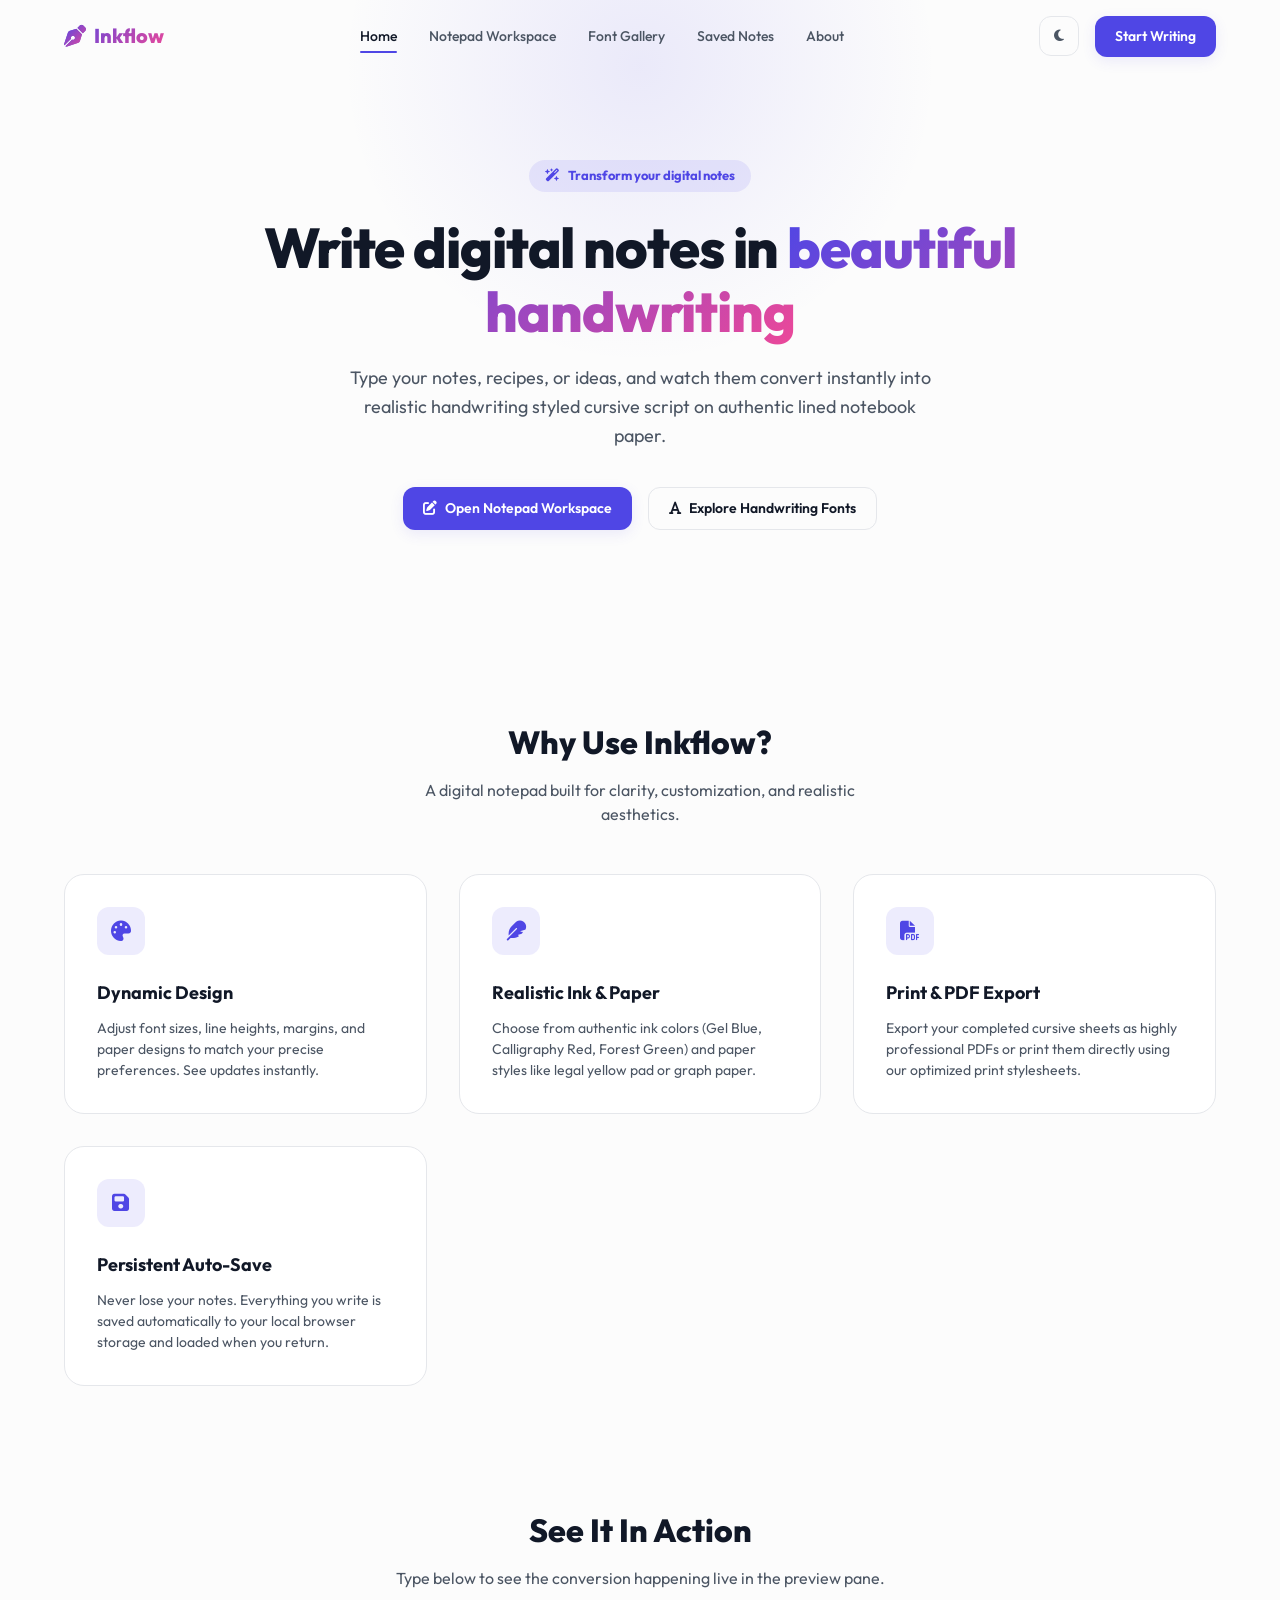
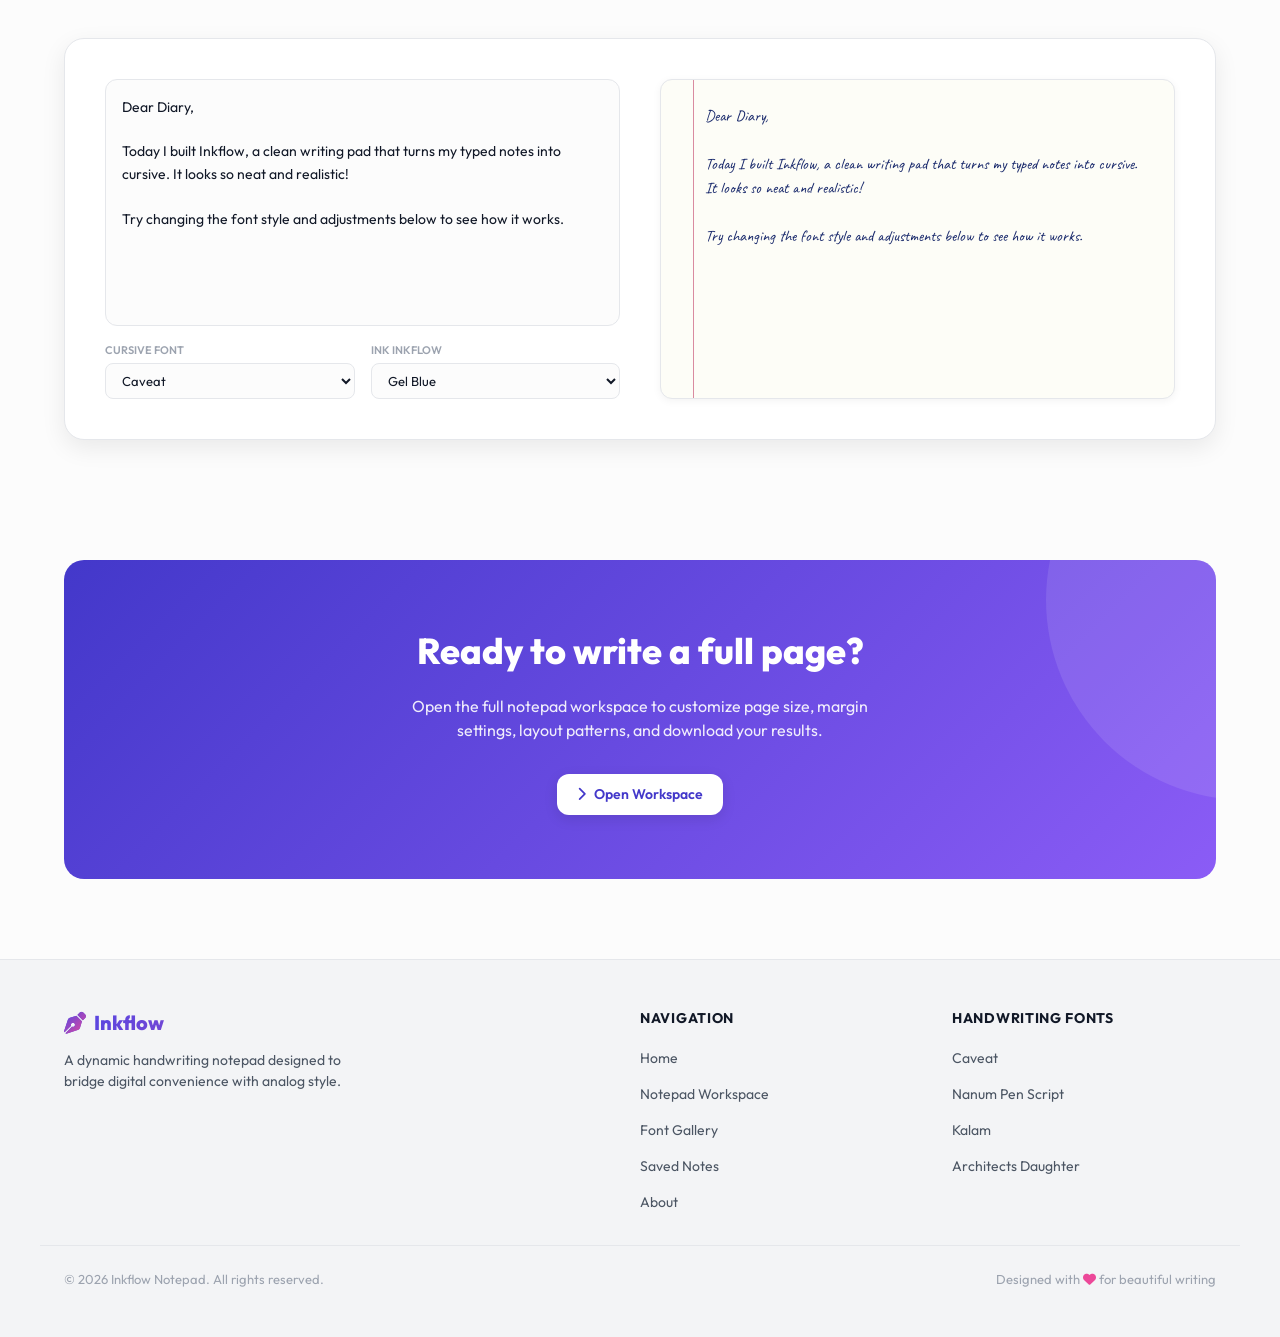
<file: index.html>
<!DOCTYPE html>
<html lang="en" data-theme="light">
<head>
  <meta charset="UTF-8">
  <meta name="viewport" content="width=device-width, initial-scale=1.0">
  <title>Inkflow Notepad - Beautiful Typed Handwriting</title>
  <meta name="description" content="Generate beautiful cursive handwriting notebook pages from your typed text. Customize fonts, line spacing, margins, paper styling, and print or export as PDF.">
  <link rel="stylesheet" href="https://cdnjs.cloudflare.com/ajax/libs/font-awesome/6.4.0/css/all.min.css">
  <link rel="stylesheet" href="css/global.css">
  <link rel="stylesheet" href="css/landing.css">
</head>
<body>

  <!-- Navigation Header -->
  <header>
    <div class="container nav-container">
      <a href="index.html" class="logo">
        <i class="fa-solid fa-pen-nib"></i> Inkflow
      </a>
      <nav class="nav-links">
        <a href="index.html" class="nav-link active">Home</a>
        <a href="editor.html" class="nav-link">Notepad Workspace</a>
        <a href="fonts.html" class="nav-link">Font Gallery</a>
        <a href="notes.html" class="nav-link">Saved Notes</a>
        <a href="about.html" class="nav-link">About</a>
      </nav>
      <div class="nav-actions">
        <button id="theme-toggle" class="theme-btn" aria-label="Toggle Theme">
          <i class="fa-solid fa-moon"></i>
          <i class="fa-solid fa-sun"></i>
        </button>
        <a href="editor.html" class="btn btn-primary">Start Writing</a>
        <button id="menu-toggle" class="menu-btn" aria-label="Toggle Mobile Menu">
          <i class="fa-solid fa-bars"></i>
        </button>
      </div>
    </div>
  </header>

  <!-- Hero Section -->
  <section class="hero">
    <div class="container">
      <div class="hero-tag">
        <i class="fa-solid fa-wand-magic-sparkles"></i> Transform your digital notes
      </div>
      <h1 class="hero-title">Write digital notes in <span>beautiful handwriting</span></h1>
      <p class="hero-subtitle">
        Type your notes, recipes, or ideas, and watch them convert instantly into realistic handwriting styled cursive script on authentic lined notebook paper.
      </p>
      <div class="hero-actions">
        <a href="editor.html" class="btn btn-primary btn-lg"><i class="fa-solid fa-pen-to-square"></i> Open Notepad Workspace</a>
        <a href="fonts.html" class="btn btn-secondary btn-lg"><i class="fa-solid fa-font"></i> Explore Handwriting Fonts</a>
      </div>
    </div>
  </section>

  <!-- Features Section -->
  <section class="features">
    <div class="container">
      <div class="section-header">
        <h2 class="section-title">Why Use Inkflow?</h2>
        <p class="section-subtitle">A digital notepad built for clarity, customization, and realistic aesthetics.</p>
      </div>
      <div class="features-grid">
        <div class="feature-card">
          <div class="feature-icon"><i class="fa-solid fa-palette"></i></div>
          <h3 class="feature-title">Dynamic Design</h3>
          <p class="feature-desc">Adjust font sizes, line heights, margins, and paper designs to match your precise preferences. See updates instantly.</p>
        </div>
        <div class="feature-card">
          <div class="feature-icon"><i class="fa-solid fa-feather"></i></div>
          <h3 class="feature-title">Realistic Ink & Paper</h3>
          <p class="feature-desc">Choose from authentic ink colors (Gel Blue, Calligraphy Red, Forest Green) and paper styles like legal yellow pad or graph paper.</p>
        </div>
        <div class="feature-card">
          <div class="feature-icon"><i class="fa-solid fa-file-pdf"></i></div>
          <h3 class="feature-title">Print & PDF Export</h3>
          <p class="feature-desc">Export your completed cursive sheets as highly professional PDFs or print them directly using our optimized print stylesheets.</p>
        </div>
        <div class="feature-card">
          <div class="feature-icon"><i class="fa-solid fa-floppy-disk"></i></div>
          <h3 class="feature-title">Persistent Auto-Save</h3>
          <p class="feature-desc">Never lose your notes. Everything you write is saved automatically to your local browser storage and loaded when you return.</p>
        </div>
      </div>
    </div>
  </section>

  <!-- Sandbox Section -->
  <section class="sandbox-section">
    <div class="container">
      <div class="section-header">
        <h2 class="section-title">See It In Action</h2>
        <p class="section-subtitle">Type below to see the conversion happening live in the preview pane.</p>
      </div>
      <div class="sandbox-container">
        <!-- Input Area -->
        <div class="sandbox-input-area">
          <textarea id="sandbox-txt" class="sandbox-textarea" placeholder="Type something here to see it convert...">Dear Diary,

Today I built Inkflow, a clean writing pad that turns my typed notes into cursive. It looks so neat and realistic!

Try changing the font style and adjustments below to see how it works.</textarea>
          <div class="sandbox-controls">
            <div class="sandbox-control-group">
              <label for="sb-font">Cursive Font</label>
              <select id="sb-font" class="sandbox-select">
                <option value="'Caveat', cursive">Caveat</option>
                <option value="'Kalam', cursive">Kalam</option>
                <option value="'Shadows Into Light', cursive">Shadows Into Light</option>
                <option value="'Covered By Your Grace', cursive">Covered By Your Grace</option>
                <option value="'Gloria Hallelujah', cursive">Gloria Hallelujah</option>
                <option value="'Nanum Pen Script', cursive">Nanum Pen Script</option>
                <option value="'Architects Daughter', cursive">Architects Daughter</option>
                <option value="'Patrick Hand', cursive">Patrick Hand</option>
                <option value="'Great Vibes', cursive">Great Vibes</option>
                <option value="'Satisfy', cursive">Satisfy</option>
                <option value="'Marck Script', cursive">Marck Script</option>
                <option value='"Playwrite IN", cursive'>Playwrite IN</option>
                <option value="'Tillana', cursive">Tillana</option>
                <option value="'Dekko', cursive">Dekko</option>
                <option value="'MyHandwriting', cursive">✍ MyHandwriting (Custom)</option>
              </select>
            </div>
            <div class="sandbox-control-group">
              <label for="sb-ink">Ink Inkflow</label>
              <select id="sb-ink" class="sandbox-select">
                <option value="#1a2a6c">Gel Blue</option>
                <option value="#1f2937">Ballpoint Black</option>
                <option value="#991b1b">Calligraphy Red</option>
                <option value="#065f46">Forest Green</option>
              </select>
            </div>
          </div>
        </div>

        <!-- Output Area -->
        <div class="sandbox-output-area">
          <div id="sb-paper" class="sandbox-paper">
            <div class="sandbox-margin-line"></div>
            <div id="sb-out" class="sandbox-text-out"></div>
          </div>
        </div>
      </div>
    </div>
  </section>

  <!-- CTA Banner Section -->
  <section class="container">
    <div class="cta-banner">
      <h2 class="cta-title">Ready to write a full page?</h2>
      <p class="cta-desc">Open the full notepad workspace to customize page size, margin settings, layout patterns, and download your results.</p>
      <a href="editor.html" class="btn btn-primary"><i class="fa-solid fa-chevron-right"></i> Open Workspace</a>
    </div>
  </section>

  <!-- Footer -->
  <footer>
    <div class="container footer-grid">
      <div class="footer-about">
        <a href="index.html" class="logo"><i class="fa-solid fa-pen-nib"></i> Inkflow</a>
        <p>A dynamic handwriting notepad designed to bridge digital convenience with analog style.</p>
      </div>
      <div>
        <h4 class="footer-title">Navigation</h4>
        <ul class="footer-links">
          <li><a href="index.html">Home</a></li>
          <li><a href="editor.html">Notepad Workspace</a></li>
          <li><a href="fonts.html">Font Gallery</a></li>
          <li><a href="notes.html">Saved Notes</a></li>
          <li><a href="about.html">About</a></li>
        </ul>
      </div>
      <div>
        <h4 class="footer-title">Handwriting Fonts</h4>
        <ul class="footer-links">
          <li><a href="https://fonts.google.com/specimen/Caveat" target="_blank" rel="noopener">Caveat</a></li>
          <li><a href="https://fonts.google.com/specimen/Nanum+Pen+Script" target="_blank" rel="noopener">Nanum Pen Script</a></li>
          <li><a href="https://fonts.google.com/specimen/Kalam" target="_blank" rel="noopener">Kalam</a></li>
          <li><a href="https://fonts.google.com/specimen/Architects+Daughter" target="_blank" rel="noopener">Architects Daughter</a></li>
        </ul>
      </div>
    </div>
    <div class="container footer-bottom">
      <p>&copy; 2026 Inkflow Notepad. All rights reserved.</p>
      <p>Designed with <i class="fa-solid fa-heart" style="color: #ec4899;"></i> for beautiful writing</p>
    </div>
  </footer>

  <script src="js/global.js"></script>
  <script>
    document.addEventListener('DOMContentLoaded', () => {
      const sandboxTxt = document.getElementById('sandbox-txt');
      const sbFont = document.getElementById('sb-font');
      const sbInk = document.getElementById('sb-ink');
      const sbOut = document.getElementById('sb-out');

      function updateSandbox() {
        sbOut.style.fontFamily = sbFont.value;
        sbOut.style.color = sbInk.value;
        sbOut.textContent = sandboxTxt.value;
      }

      [sandboxTxt, sbFont, sbInk].forEach(el => el.addEventListener('input', updateSandbox));
      updateSandbox();
    });
  </script>
</body>
</html>
</file>
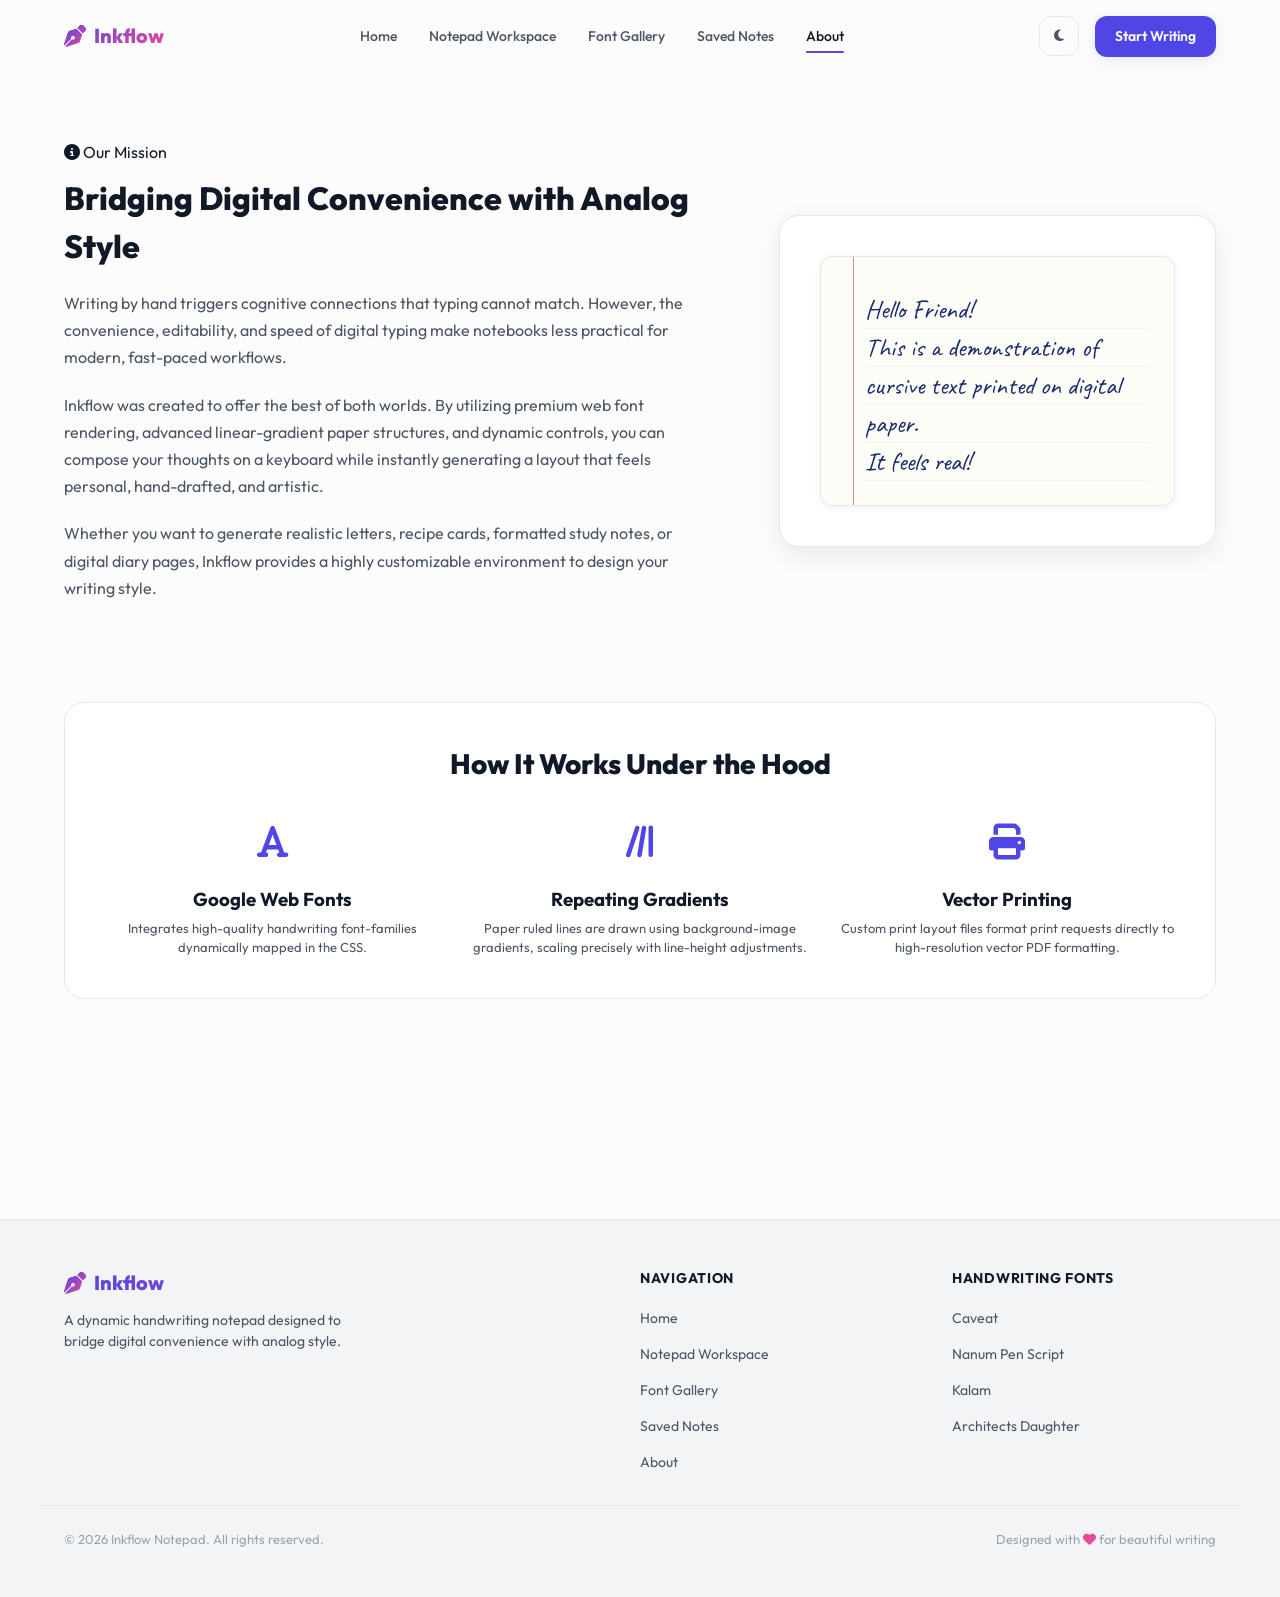
<file: about.html>
<!DOCTYPE html>
<html lang="en" data-theme="light">
<head>
  <meta charset="UTF-8">
  <meta name="viewport" content="width=device-width, initial-scale=1.0">
  <title>About - Inkflow Notepad</title>
  <meta name="description" content="Learn more about Inkflow, the digital handwriting emulator. Find out how we render realistic notes and how to print your results.">
  <link rel="stylesheet" href="https://cdnjs.cloudflare.com/ajax/libs/font-awesome/6.4.0/css/all.min.css">
  <link rel="stylesheet" href="css/global.css">
  <style>
    .about-section {
      padding: 140px 0 80px 0;
    }
    .about-grid {
      display: grid;
      grid-template-columns: 3fr 2fr;
      gap: 60px;
      align-items: center;
      margin-bottom: 80px;
    }
    .about-content h2 {
      font-size: 32px;
      font-weight: 800;
      margin-bottom: 20px;
    }
    .about-content p {
      color: var(--text-secondary);
      margin-bottom: 20px;
      line-height: 1.7;
    }
    .about-ill {
      background-color: var(--bg-card);
      border: 1px solid var(--border-color);
      border-radius: var(--radius-lg);
      padding: 40px;
      box-shadow: var(--shadow-md);
      position: relative;
    }
    .ill-paper {
      background-color: var(--paper-bg-ruled);
      border: 1px solid var(--border-color);
      border-radius: var(--radius-md);
      padding: 24px 24px 24px 44px;
      position: relative;
      overflow: hidden;
      box-shadow: var(--shadow-sm);
    }
    .ill-margin {
      position: absolute;
      left: 32px;
      top: 0;
      bottom: 0;
      width: 1px;
      background-color: var(--paper-margin-ruled);
    }
    .ill-text {
      font-family: 'Caveat', cursive;
      font-size: 26px;
      line-height: 38px;
      color: #1a2a6c;
      background-image: repeating-linear-gradient(to bottom, transparent, transparent 37px, var(--border-color) 38px);
      background-position: 0 10px;
      padding-top: 10px;
    }
    .tech-stack {
      background-color: var(--bg-card);
      border: 1px solid var(--border-color);
      border-radius: var(--radius-lg);
      padding: 40px;
      margin-bottom: 60px;
    }
    .tech-grid {
      display: grid;
      grid-template-columns: repeat(auto-fit, minmax(200px, 1fr));
      gap: 32px;
      margin-top: 30px;
    }
    .tech-item {
      text-align: center;
    }
    .tech-icon {
      font-size: 36px;
      color: var(--accent-color);
      margin-bottom: 16px;
    }
    .tech-name {
      font-weight: 700;
      margin-bottom: 6px;
    }
    .tech-desc {
      font-size: 13px;
      color: var(--text-secondary);
    }
    @media (max-width: 768px) {
      .about-grid {
        grid-template-columns: 1fr;
        gap: 40px;
      }
    }
  </style>
</head>
<body>

  <!-- Navigation Header -->
  <header>
    <div class="container nav-container">
      <a href="index.html" class="logo">
        <i class="fa-solid fa-pen-nib"></i> Inkflow
      </a>
      <nav class="nav-links">
        <a href="index.html" class="nav-link">Home</a>
        <a href="editor.html" class="nav-link">Notepad Workspace</a>
        <a href="fonts.html" class="nav-link">Font Gallery</a>
        <a href="notes.html" class="nav-link">Saved Notes</a>
        <a href="about.html" class="nav-link active">About</a>
      </nav>
      <div class="nav-actions">
        <button id="theme-toggle" class="theme-btn" aria-label="Toggle Theme">
          <i class="fa-solid fa-moon"></i>
          <i class="fa-solid fa-sun"></i>
        </button>
        <a href="editor.html" class="btn btn-primary">Start Writing</a>
        <button id="menu-toggle" class="menu-btn" aria-label="Toggle Mobile Menu">
          <i class="fa-solid fa-bars"></i>
        </button>
      </div>
    </div>
  </header>

  <!-- About Content -->
  <section class="about-section">
    <div class="container">
      <div class="about-grid">
        <div class="about-content">
          <span class="hero-tag"><i class="fa-solid fa-circle-info"></i> Our Mission</span>
          <h2 style="margin-top: 10px;">Bridging Digital Convenience with Analog Style</h2>
          <p>
            Writing by hand triggers cognitive connections that typing cannot match. However, the convenience, editability, and speed of digital typing make notebooks less practical for modern, fast-paced workflows.
          </p>
          <p>
            Inkflow was created to offer the best of both worlds. By utilizing premium web font rendering, advanced linear-gradient paper structures, and dynamic controls, you can compose your thoughts on a keyboard while instantly generating a layout that feels personal, hand-drafted, and artistic.
          </p>
          <p>
            Whether you want to generate realistic letters, recipe cards, formatted study notes, or digital diary pages, Inkflow provides a highly customizable environment to design your writing style.
          </p>
        </div>
        <div class="about-ill">
          <div class="ill-paper">
            <div class="ill-margin"></div>
            <div class="ill-text">
              Hello Friend!<br>
              This is a demonstration of cursive text printed on digital paper.<br>
              It feels real!
            </div>
          </div>
        </div>
      </div>

      <!-- Tech Stack -->
      <div class="tech-stack">
        <h2 style="font-size: 28px; font-weight: 800; text-align: center;">How It Works Under the Hood</h2>
        <div class="tech-grid">
          <div class="tech-item">
            <div class="tech-icon"><i class="fa-solid fa-font"></i></div>
            <h3 class="tech-name">Google Web Fonts</h3>
            <p class="tech-desc">Integrates high-quality handwriting font-families dynamically mapped in the CSS.</p>
          </div>
          <div class="tech-item">
            <div class="tech-icon"><i class="fa-solid fa-lines-leaning"></i></div>
            <h3 class="tech-name">Repeating Gradients</h3>
            <p class="tech-desc">Paper ruled lines are drawn using background-image gradients, scaling precisely with line-height adjustments.</p>
          </div>
          <div class="tech-item">
            <div class="tech-icon"><i class="fa-solid fa-print"></i></div>
            <h3 class="tech-name">Vector Printing</h3>
            <p class="tech-desc">Custom print layout files format print requests directly to high-resolution vector PDF formatting.</p>
          </div>
        </div>
      </div>
    </div>
  </section>

  <!-- Footer -->
  <footer>
    <div class="container footer-grid">
      <div class="footer-about">
        <a href="index.html" class="logo"><i class="fa-solid fa-pen-nib"></i> Inkflow</a>
        <p>A dynamic handwriting notepad designed to bridge digital convenience with analog style.</p>
      </div>
      <div>
        <h4 class="footer-title">Navigation</h4>
        <ul class="footer-links">
          <li><a href="index.html">Home</a></li>
          <li><a href="editor.html">Notepad Workspace</a></li>
          <li><a href="fonts.html">Font Gallery</a></li>
          <li><a href="notes.html">Saved Notes</a></li>
          <li><a href="about.html">About</a></li>
        </ul>
      </div>
      <div>
        <h4 class="footer-title">Handwriting Fonts</h4>
        <ul class="footer-links">
          <li><a href="https://fonts.google.com/specimen/Caveat" target="_blank" rel="noopener">Caveat</a></li>
          <li><a href="https://fonts.google.com/specimen/Nanum+Pen+Script" target="_blank" rel="noopener">Nanum Pen Script</a></li>
          <li><a href="https://fonts.google.com/specimen/Kalam" target="_blank" rel="noopener">Kalam</a></li>
          <li><a href="https://fonts.google.com/specimen/Architects+Daughter" target="_blank" rel="noopener">Architects Daughter</a></li>
        </ul>
      </div>
    </div>
    <div class="container footer-bottom">
      <p>&copy; 2026 Inkflow Notepad. All rights reserved.</p>
      <p>Designed with <i class="fa-solid fa-heart" style="color: #ec4899;"></i> for beautiful writing</p>
    </div>
  </footer>

  <script src="js/global.js"></script>
</body>
</html>
</file>
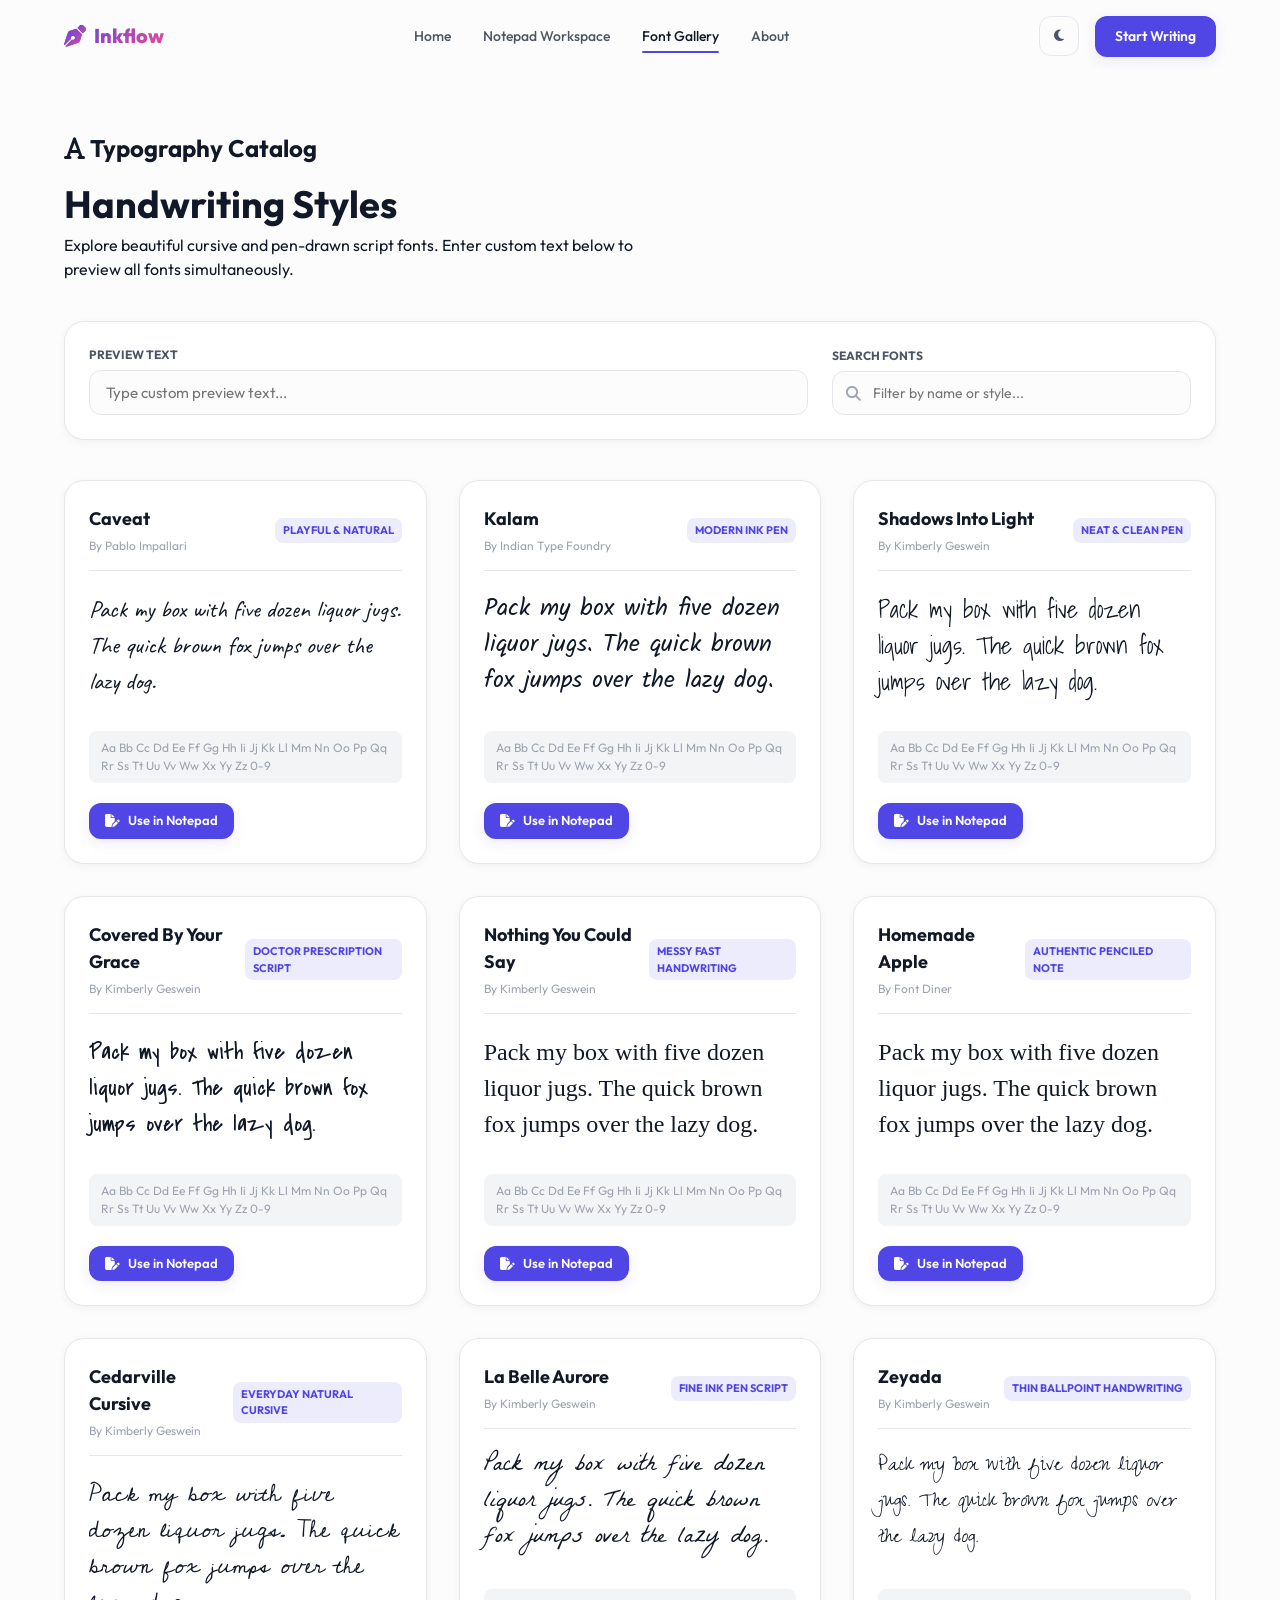
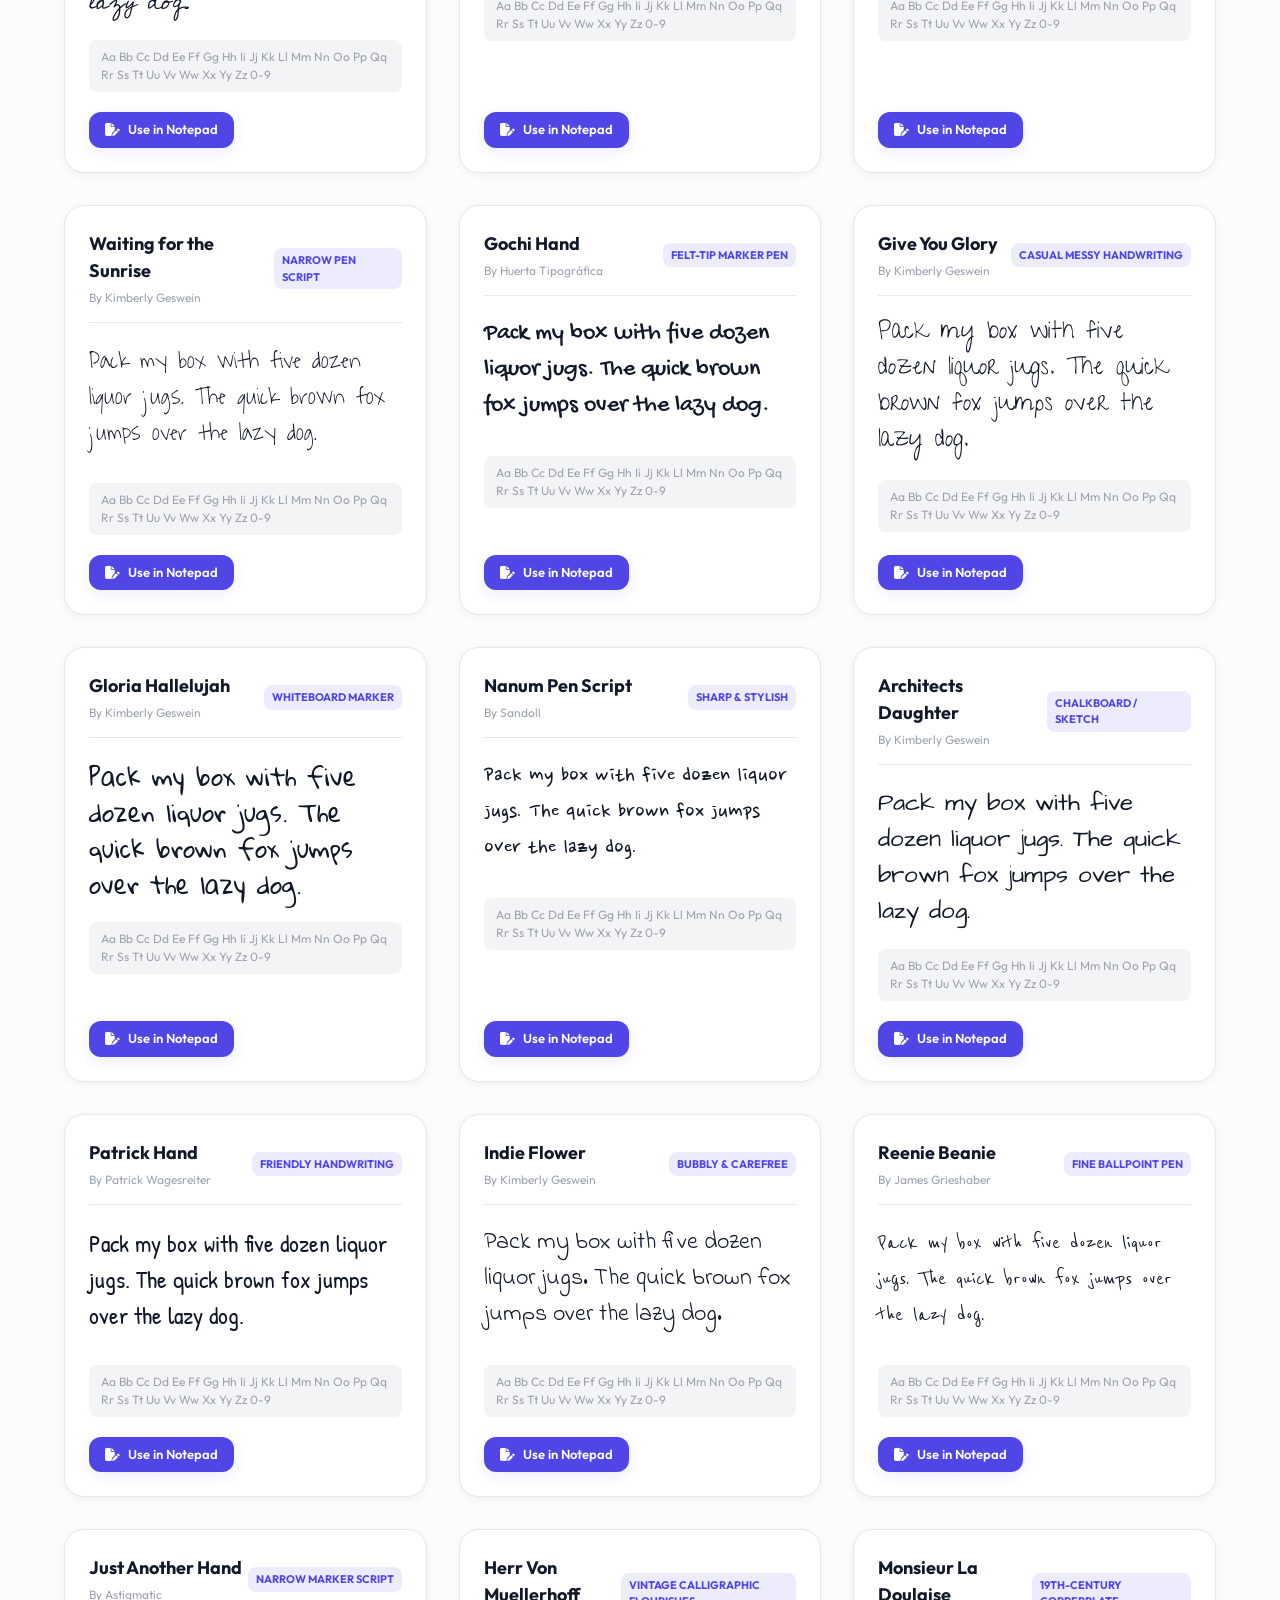
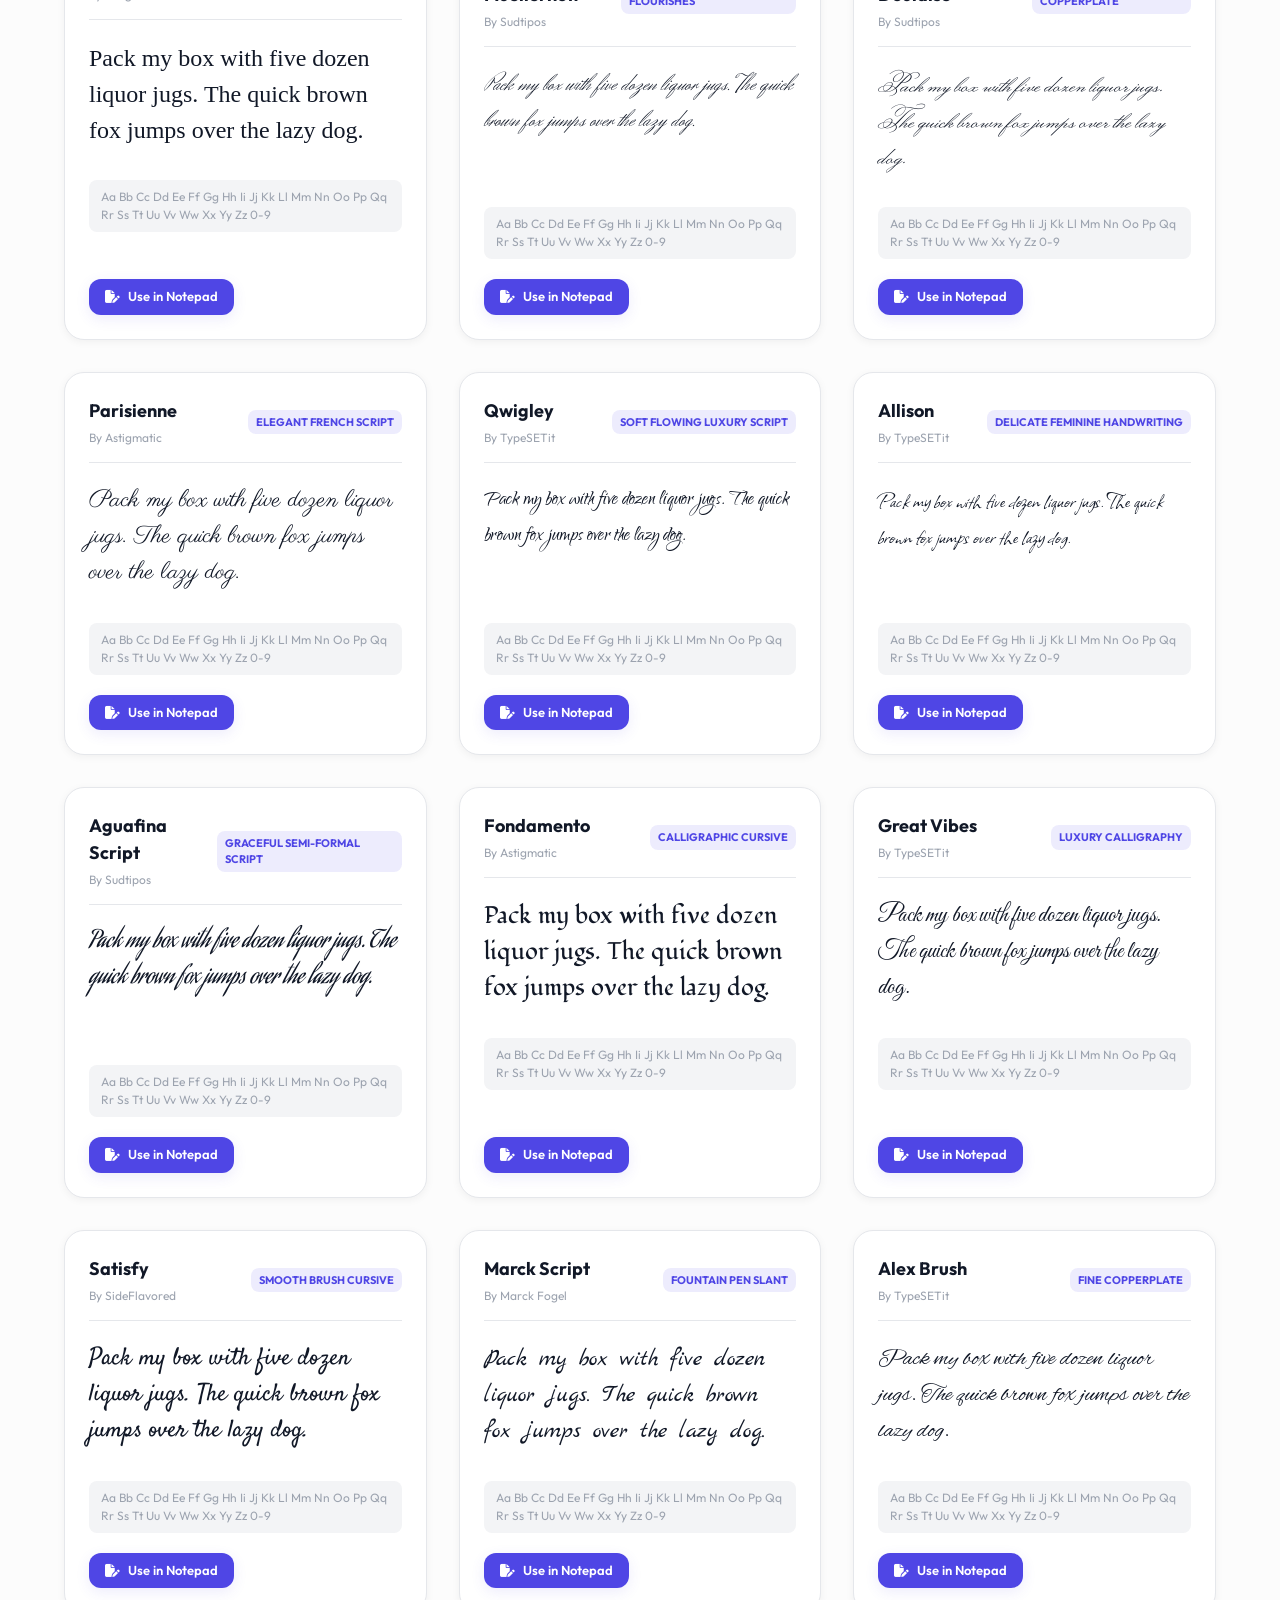
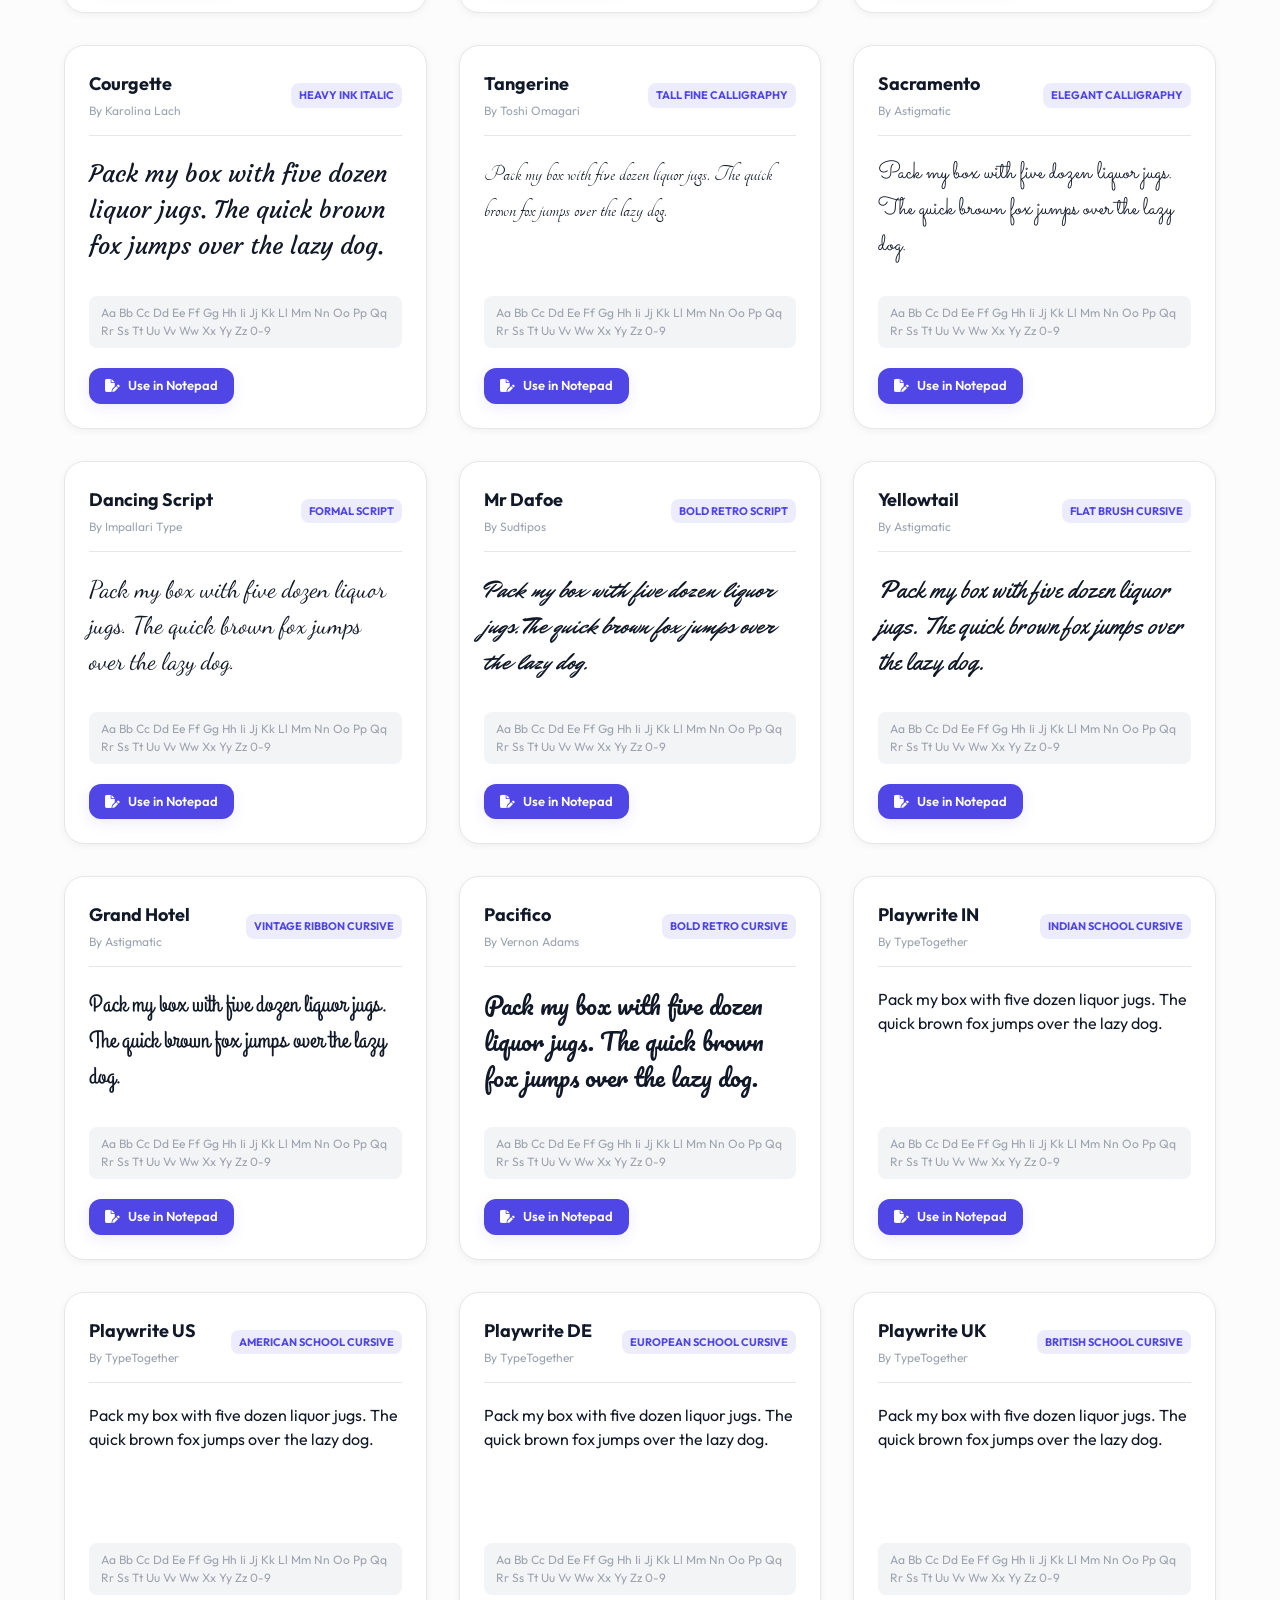
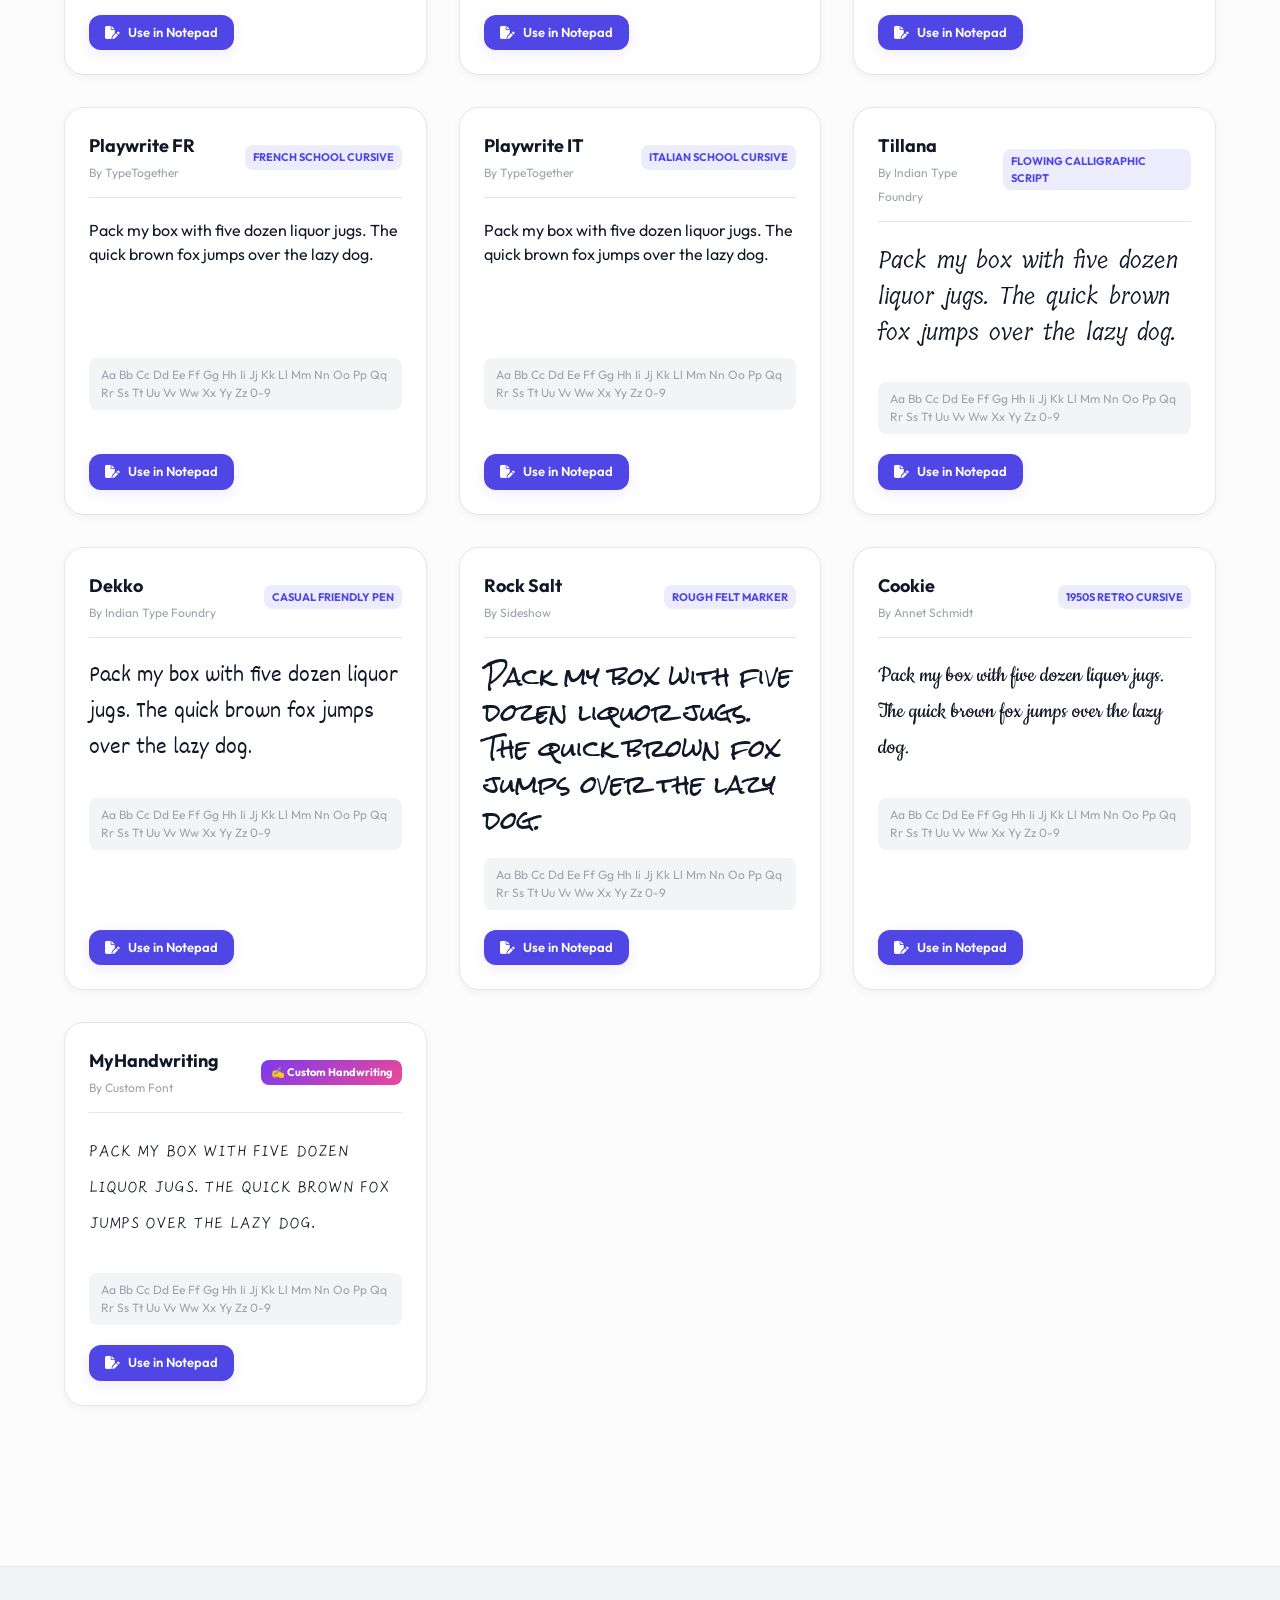
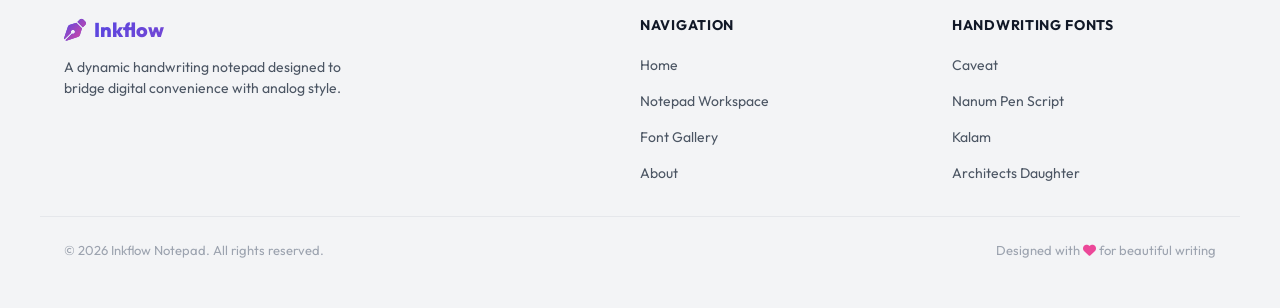
<file: fonts.html>
<!DOCTYPE html>
<html lang="en" data-theme="light">
<head>
  <meta charset="UTF-8">
  <meta name="viewport" content="width=device-width, initial-scale=1.0">
  <title>Font Gallery - Inkflow Notepad</title>
  <meta name="description" content="Browse our catalog of premium handwriting and cursive script fonts. Test fonts in real-time and load them directly into the editor workspace.">
  <link rel="stylesheet" href="https://cdnjs.cloudflare.com/ajax/libs/font-awesome/6.4.0/css/all.min.css">
  <link rel="stylesheet" href="css/global.css">
  <link rel="stylesheet" href="css/fonts.css">
</head>
<body>

  <!-- Navigation Header -->
  <header>
    <div class="container nav-container">
      <a href="index.html" class="logo">
        <i class="fa-solid fa-pen-nib"></i> Inkflow
      </a>
      <nav class="nav-links">
        <a href="index.html" class="nav-link">Home</a>
        <a href="editor.html" class="nav-link">Notepad Workspace</a>
        <a href="fonts.html" class="nav-link active">Font Gallery</a>
        <a href="about.html" class="nav-link">About</a>
      </nav>
      <div class="nav-actions">
        <button id="theme-toggle" class="theme-btn" aria-label="Toggle Theme">
          <i class="fa-solid fa-moon"></i>
          <i class="fa-solid fa-sun"></i>
        </button>
        <a href="editor.html" class="btn btn-primary">Start Writing</a>
        <button id="menu-toggle" class="menu-btn" aria-label="Toggle Mobile Menu">
          <i class="fa-solid fa-bars"></i>
        </button>
      </div>
    </div>
  </header>

  <!-- Gallery Section -->
  <section class="gallery-section">
    <div class="container">
      <div class="gallery-header">
        <h1 class="hero-tag"><i class="fa-solid fa-font"></i> Typography Catalog</h1>
        <h2 class="section-title" style="text-align: left; font-size: 38px; margin-top: 10px;">Handwriting Styles</h2>
        <p class="section-subtitle" style="text-align: left; margin: 0; max-width: 600px;">Explore beautiful cursive and pen-drawn script fonts. Enter custom text below to preview all fonts simultaneously.</p>
      </div>

      <!-- Controls -->
      <div class="control-bar">
        <div class="preview-input-group">
          <label for="preview-text">Preview Text</label>
          <input type="text" id="preview-text" class="preview-text-box" placeholder="Type custom preview text...">
        </div>
        <div class="filter-group">
          <label for="search-font">Search Fonts</label>
          <div class="search-box">
            <i class="fa-solid fa-magnifying-glass"></i>
            <input type="text" id="search-font" placeholder="Filter by name or style...">
          </div>
        </div>
      </div>

      <!-- Grid -->
      <div id="font-grid" class="font-grid">
        <!-- Rendered by fonts.js -->
      </div>
    </div>
  </section>

  <!-- Footer -->
  <footer>
    <div class="container footer-grid">
      <div class="footer-about">
        <a href="index.html" class="logo"><i class="fa-solid fa-pen-nib"></i> Inkflow</a>
        <p>A dynamic handwriting notepad designed to bridge digital convenience with analog style.</p>
      </div>
      <div>
        <h4 class="footer-title">Navigation</h4>
        <ul class="footer-links">
          <li><a href="index.html">Home</a></li>
          <li><a href="editor.html">Notepad Workspace</a></li>
          <li><a href="fonts.html">Font Gallery</a></li>
          <li><a href="about.html">About</a></li>
        </ul>
      </div>
      <div>
        <h4 class="footer-title">Handwriting Fonts</h4>
        <ul class="footer-links">
          <li><a href="https://fonts.google.com/specimen/Caveat" target="_blank" rel="noopener">Caveat</a></li>
          <li><a href="https://fonts.google.com/specimen/Nanum+Pen+Script" target="_blank" rel="noopener">Nanum Pen Script</a></li>
          <li><a href="https://fonts.google.com/specimen/Kalam" target="_blank" rel="noopener">Kalam</a></li>
          <li><a href="https://fonts.google.com/specimen/Architects+Daughter" target="_blank" rel="noopener">Architects Daughter</a></li>
        </ul>
      </div>
    </div>
    <div class="container footer-bottom">
      <p>&copy; 2026 Inkflow Notepad. All rights reserved.</p>
      <p>Designed with <i class="fa-solid fa-heart" style="color: #ec4899;"></i> for beautiful writing</p>
    </div>
  </footer>

  <script src="js/global.js"></script>
  <script src="js/fonts.js"></script>
</body>
</html>
</file>
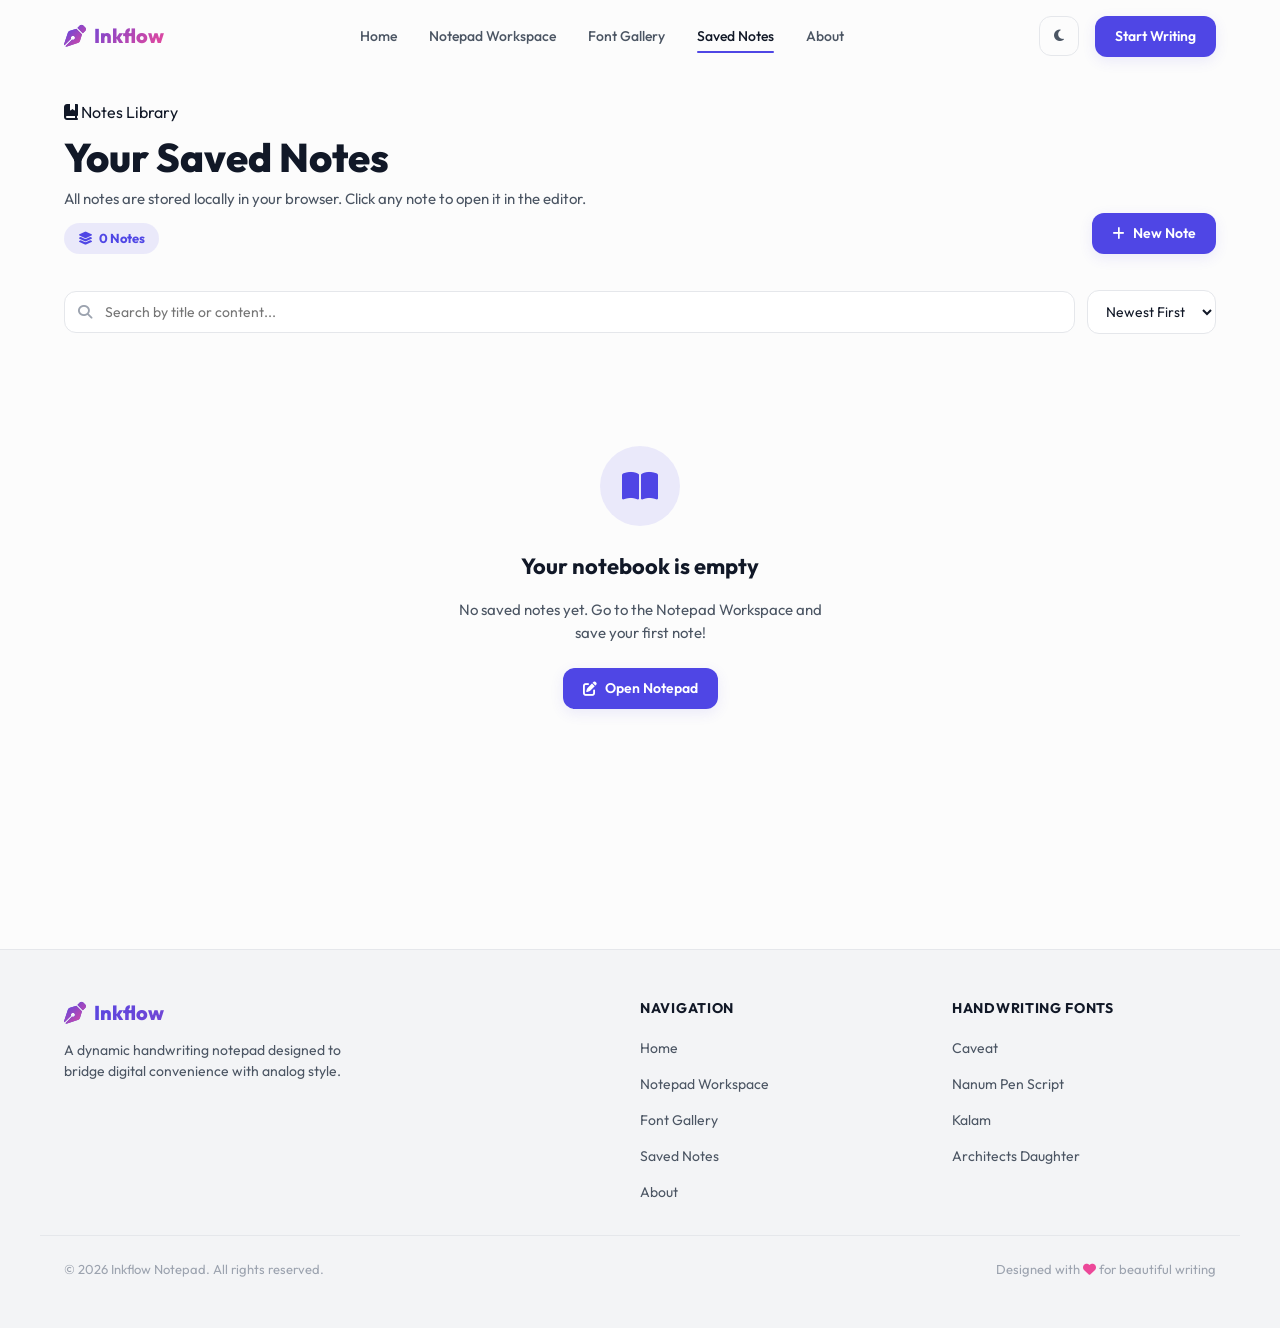
<file: notes.html>
<!DOCTYPE html>
<html lang="en" data-theme="light">
<head>
  <meta charset="UTF-8">
  <meta name="viewport" content="width=device-width, initial-scale=1.0">
  <title>Saved Notes - Inkflow Notepad</title>
  <meta name="description" content="Browse, edit, and manage your saved handwriting notes. Open any note in the Inkflow workspace to continue editing.">
  <link rel="stylesheet" href="https://cdnjs.cloudflare.com/ajax/libs/font-awesome/6.4.0/css/all.min.css">
  <link rel="stylesheet" href="css/global.css">
  <link rel="stylesheet" href="css/notes.css">
</head>
<body>

  <!-- Navigation Header -->
  <header>
    <div class="container nav-container">
      <a href="index.html" class="logo">
        <i class="fa-solid fa-pen-nib"></i> Inkflow
      </a>
      <nav class="nav-links">
        <a href="index.html" class="nav-link">Home</a>
        <a href="editor.html" class="nav-link">Notepad Workspace</a>
        <a href="fonts.html" class="nav-link">Font Gallery</a>
        <a href="notes.html" class="nav-link active">Saved Notes</a>
        <a href="about.html" class="nav-link">About</a>
      </nav>
      <div class="nav-actions">
        <button id="theme-toggle" class="theme-btn" aria-label="Toggle Theme">
          <i class="fa-solid fa-moon"></i>
          <i class="fa-solid fa-sun"></i>
        </button>
        <a href="editor.html" class="btn btn-primary">Start Writing</a>
        <button id="menu-toggle" class="menu-btn" aria-label="Toggle Mobile Menu">
          <i class="fa-solid fa-bars"></i>
        </button>
      </div>
    </div>
  </header>

  <!-- Notes Library Section -->
  <section class="notes-section">
    <div class="container">

      <!-- Page Header -->
      <div class="notes-page-header">
        <div class="notes-page-header-left">
          <span class="hero-tag"><i class="fa-solid fa-book-bookmark"></i> Notes Library</span>
          <h1>Your Saved Notes</h1>
          <p>All notes are stored locally in your browser. Click any note to open it in the editor.</p>
          <div class="notes-count-badge">
            <i class="fa-solid fa-layer-group"></i>
            <span id="notes-count">0 Notes</span>
          </div>
        </div>
        <a href="editor.html" class="btn btn-primary">
          <i class="fa-solid fa-plus"></i> New Note
        </a>
      </div>

      <!-- Search & Sort Controls -->
      <div class="notes-controls">
        <div class="notes-search-wrap">
          <i class="fa-solid fa-magnifying-glass"></i>
          <input type="text" id="notes-search" class="notes-search-input" placeholder="Search by title or content...">
        </div>
        <select id="notes-sort" class="notes-sort-select">
          <option value="newest">Newest First</option>
          <option value="oldest">Oldest First</option>
          <option value="alpha">A → Z</option>
        </select>
      </div>

      <!-- Notes Card Grid -->
      <div id="notes-grid" class="notes-grid">
        <!-- Rendered by notes.js -->
      </div>

    </div>
  </section>

  <!-- Footer -->
  <footer>
    <div class="container footer-grid">
      <div class="footer-about">
        <a href="index.html" class="logo"><i class="fa-solid fa-pen-nib"></i> Inkflow</a>
        <p>A dynamic handwriting notepad designed to bridge digital convenience with analog style.</p>
      </div>
      <div>
        <h4 class="footer-title">Navigation</h4>
        <ul class="footer-links">
          <li><a href="index.html">Home</a></li>
          <li><a href="editor.html">Notepad Workspace</a></li>
          <li><a href="fonts.html">Font Gallery</a></li>
          <li><a href="notes.html">Saved Notes</a></li>
          <li><a href="about.html">About</a></li>
        </ul>
      </div>
      <div>
        <h4 class="footer-title">Handwriting Fonts</h4>
        <ul class="footer-links">
          <li><a href="https://fonts.google.com/specimen/Caveat" target="_blank" rel="noopener">Caveat</a></li>
          <li><a href="https://fonts.google.com/specimen/Nanum+Pen+Script" target="_blank" rel="noopener">Nanum Pen Script</a></li>
          <li><a href="https://fonts.google.com/specimen/Kalam" target="_blank" rel="noopener">Kalam</a></li>
          <li><a href="https://fonts.google.com/specimen/Architects+Daughter" target="_blank" rel="noopener">Architects Daughter</a></li>
        </ul>
      </div>
    </div>
    <div class="container footer-bottom">
      <p>&copy; 2026 Inkflow Notepad. All rights reserved.</p>
      <p>Designed with <i class="fa-solid fa-heart" style="color: #ec4899;"></i> for beautiful writing</p>
    </div>
  </footer>

  <script src="js/global.js"></script>
  <script src="js/notes.js"></script>
</body>
</html>
</file>
<file: css/global.css>
@import url('https://fonts.googleapis.com/css2?family=Aguafina+Script&family=Alex+Brush&family=Allison&family=Architects+Daughter&family=Caveat:wght@400;500;600;700&family=Cedarville+Cursive&family=Cookie&family=Courgette&family=Covered+By+Your+Grace&family=Dancing+Script:wght@400;500;600;700&family=Dekko&family=Fondamento:ital@0;1&family=Give+You+Glory&family=Gloria+Hallelujah&family=Gochi+Hand&family=Grand+Hotel&family=Great+Vibes&family=Herr+Von+Muellerhoff&family=Homemade+Apple&family=Indie+Flower&family=Just+Another+Hand&family=Kalam:wght@300;400;700&family=La+Belle+Aurore&family=Marck+Script&family=Monsieur+La+Doulaise&family=Mr+Dafoe&family=Nanum+Pen+Script&family=Nothing+You+Could+Say&family=Outfit:wght@300;400;500;600;700;800&family=Pacifico&family=Parisienne&family=Patrick+Hand&family=Playwrite+DE:wght@100..400&family=Playwrite+FR:wght@100..400&family=Playwrite+IN:wght@100..400&family=Playwrite+IT:wght@100..400&family=Playwrite+UK:wght@100..400&family=Playwrite+US:wght@100..400&family=Qwigley&family=Reenie+Beanie&family=Rock+Salt&family=Sacramento&family=Satisfy&family=Shadows+Into+Light&family=Tangerine:wght@400;700&family=Tillana:wght@400;500;600;700;800&family=Waiting+for+the+Sunrise&family=Yellowtail&family=Zeyada&display=swap');

/* ===== Custom Local Handwriting Font: "MyHandwriting" ===== */
/* Myfont = base: has digits (0-9), punctuation, space, A-Z, a-z */
@font-face {
  font-family: 'MyHandwriting';
  src: url('../font/Myfont-Regular.ttf') format('truetype'),
       url('../font/Myfont-Regular.otf') format('opentype');
  font-weight: 400;
  font-style: normal;
  font-display: swap;
  /* Covers everything: space, punctuation, digits, uppercase & lowercase */
  unicode-range: U+0020-005C, U+0061-007A;
}

/* Myfont2 = alternate letter glyphs for A-Z, a-z (style variant) */
@font-face {
  font-family: 'MyHandwriting';
  src: url('../font/Myfont2-Regular.otf') format('opentype');
  font-weight: 500;
  font-style: normal;
  font-display: swap;
  unicode-range: U+0041-005A, U+0061-007A;
}

/* Myfont3 = second alternate letter style for A-Z, a-z */
@font-face {
  font-family: 'MyHandwriting';
  src: url('../font/Myfont3-Regular.ttf') format('truetype'),
       url('../font/Myfont3-Regular.otf') format('opentype');
  font-weight: 600;
  font-style: normal;
  font-display: swap;
  unicode-range: U+0041-005A, U+0061-007A;
}

/* Myfont4 = special capital I only */
@font-face {
  font-family: 'MyHandwriting';
  src: url('../font/Myfont4-Regular.ttf') format('truetype'),
       url('../font/Myfont4-Regular.otf') format('opentype');
  font-weight: 700;
  font-style: normal;
  font-display: swap;
  unicode-range: U+0049; /* Capital I only */
}


:root {
  /* Font Family variables */
  --font-sans: 'Outfit', -apple-system, BlinkMacSystemFont, "Segoe UI", Roboto, Helvetica, Arial, sans-serif;
  
  /* Shared variables */
  --radius-sm: 8px;
  --radius-md: 12px;
  --radius-lg: 20px;
  --radius-full: 9999px;
  --transition-fast: 0.2s ease;
  --transition-normal: 0.3s ease;
  --transition-slow: 0.5s ease;
  --shadow-sm: 0 2px 8px rgba(0, 0, 0, 0.05);
  --shadow-md: 0 8px 24px rgba(0, 0, 0, 0.08);
  --shadow-lg: 0 16px 48px rgba(0, 0, 0, 0.12);

  /* Light Theme Variables */
  --bg-primary: #fcfcfc;
  --bg-secondary: #f3f4f6;
  --bg-card: #ffffff;
  --bg-glass: rgba(255, 255, 255, 0.7);
  --text-primary: #111827;
  --text-secondary: #4b5563;
  --text-tertiary: #9ca3af;
  --border-color: #e5e7eb;
  --accent-color: #4f46e5;
  --accent-hover: #4338ca;
  --accent-light: rgba(79, 70, 229, 0.1);
  --success-color: #10b981;
  
  /* Paper Presets */
  --paper-bg-ruled: #fdfdf7;
  --paper-line-ruled: #e2e4d9;
  --paper-margin-ruled: #d98ba0;
  
  --paper-bg-legal: #fffdeb;
  --paper-line-legal: #e6e3c5;
  --paper-margin-legal: #ea7085;
  
  --paper-bg-grid: #fafafa;
  --paper-line-grid: #e2e8f0;
  
  --paper-bg-vintage: #f2e6d0;
  --paper-line-vintage: #d3c4a9;
  --paper-margin-vintage: #c27c88;
}

[data-theme="dark"] {
  /* Dark Theme Variables */
  --bg-primary: #090c15;
  --bg-secondary: #111726;
  --bg-card: #151d30;
  --bg-glass: rgba(21, 29, 48, 0.7);
  --text-primary: #f3f4f6;
  --text-secondary: #9ca3af;
  --text-tertiary: #6b7280;
  --border-color: #243049;
  --accent-color: #6366f1;
  --accent-hover: #4f46e5;
  --accent-light: rgba(99, 102, 241, 0.15);
  --success-color: #34d399;
}

/* Base Styles */
* {
  margin: 0;
  padding: 0;
  box-sizing: border-box;
}

body {
  font-family: var(--font-sans);
  background-color: var(--bg-primary);
  color: var(--text-primary);
  line-height: 1.5;
  overflow-x: hidden;
  transition: background-color var(--transition-normal), color var(--transition-normal);
}

a {
  text-decoration: none;
  color: inherit;
}

button, input, select, textarea {
  font-family: inherit;
  outline: none;
}

/* Scrollbar */
::-webkit-scrollbar {
  width: 8px;
  height: 8px;
}
::-webkit-scrollbar-track {
  background: var(--bg-primary);
}
::-webkit-scrollbar-thumb {
  background: var(--border-color);
  border-radius: var(--radius-full);
}
::-webkit-scrollbar-thumb:hover {
  background: var(--text-tertiary);
}

/* Common Layout Container */
.container {
  max-width: 1200px;
  margin: 0 auto;
  padding: 0 24px;
}

/* Glassmorphism Panel */
.glass {
  background: var(--bg-glass);
  backdrop-filter: blur(12px);
  -webkit-backdrop-filter: blur(12px);
  border: 1px solid var(--border-color);
}

/* Navigation Header */
header {
  position: fixed;
  top: 0;
  left: 0;
  right: 0;
  height: 72px;
  display: flex;
  align-items: center;
  z-index: 1000;
  transition: background-color var(--transition-normal), border-color var(--transition-normal), box-shadow var(--transition-normal);
}

header.scrolled {
  background: var(--bg-glass);
  backdrop-filter: blur(16px);
  -webkit-backdrop-filter: blur(16px);
  border-bottom: 1px solid var(--border-color);
  box-shadow: var(--shadow-sm);
}

.nav-container {
  display: flex;
  justify-content: space-between;
  align-items: center;
  width: 100%;
}

.logo {
  font-size: 20px;
  font-weight: 800;
  background: linear-gradient(135deg, var(--accent-color), #ec4899);
  -webkit-background-clip: text;
  -webkit-text-fill-color: transparent;
  display: flex;
  align-items: center;
  gap: 8px;
}

.logo i {
  font-size: 22px;
  background: linear-gradient(135deg, var(--accent-color), #ec4899);
  -webkit-background-clip: text;
  -webkit-text-fill-color: transparent;
}

.nav-links {
  display: flex;
  align-items: center;
  gap: 32px;
}

.nav-link {
  font-size: 14px;
  font-weight: 500;
  color: var(--text-secondary);
  transition: color var(--transition-fast);
  position: relative;
}

.nav-link:hover, .nav-link.active {
  color: var(--text-primary);
}

.nav-link.active::after {
  content: '';
  position: absolute;
  bottom: -6px;
  left: 0;
  width: 100%;
  height: 2px;
  background: var(--accent-color);
  border-radius: var(--radius-full);
}

.nav-actions {
  display: flex;
  align-items: center;
  gap: 16px;
}

/* Theme Switcher Button */
.theme-btn {
  background: none;
  border: 1px solid var(--border-color);
  width: 40px;
  height: 40px;
  border-radius: var(--radius-md);
  color: var(--text-secondary);
  cursor: pointer;
  display: flex;
  align-items: center;
  justify-content: center;
  transition: background-color var(--transition-fast), color var(--transition-fast);
}

.theme-btn:hover {
  background-color: var(--bg-secondary);
  color: var(--text-primary);
}

.theme-btn .fa-sun {
  display: none;
}
[data-theme="dark"] .theme-btn .fa-moon {
  display: none;
}
[data-theme="dark"] .theme-btn .fa-sun {
  display: block;
}

/* Mobile Menu Button */
.menu-btn {
  display: none;
  background: none;
  border: none;
  color: var(--text-primary);
  font-size: 24px;
  cursor: pointer;
}

/* Premium Buttons */
.btn {
  display: inline-flex;
  align-items: center;
  justify-content: center;
  gap: 8px;
  padding: 10px 20px;
  font-size: 14px;
  font-weight: 600;
  border-radius: var(--radius-md);
  cursor: pointer;
  transition: transform var(--transition-fast), background-color var(--transition-fast), box-shadow var(--transition-fast);
}

.btn:active {
  transform: scale(0.97);
}

.btn-primary {
  background-color: var(--accent-color);
  color: #ffffff;
  border: none;
  box-shadow: 0 4px 14px var(--accent-light);
}

.btn-primary:hover {
  background-color: var(--accent-hover);
  box-shadow: 0 6px 20px var(--accent-light);
}

.btn-secondary {
  background-color: transparent;
  color: var(--text-primary);
  border: 1px solid var(--border-color);
}

.btn-secondary:hover {
  background-color: var(--bg-secondary);
}

/* Footer Section */
footer {
  border-top: 1px solid var(--border-color);
  padding: 48px 0;
  margin-top: 80px;
  background-color: var(--bg-secondary);
  transition: background-color var(--transition-normal);
}

.footer-grid {
  display: grid;
  grid-template-columns: 2fr 1fr 1fr;
  gap: 48px;
  margin-bottom: 32px;
}

.footer-about p {
  color: var(--text-secondary);
  margin-top: 12px;
  max-width: 320px;
  font-size: 14px;
}

.footer-title {
  font-size: 14px;
  font-weight: 700;
  color: var(--text-primary);
  margin-bottom: 16px;
  text-transform: uppercase;
  letter-spacing: 0.05em;
}

.footer-links {
  list-style: none;
  display: flex;
  flex-direction: column;
  gap: 12px;
}

.footer-links a {
  font-size: 14px;
  color: var(--text-secondary);
  transition: color var(--transition-fast);
}

.footer-links a:hover {
  color: var(--accent-color);
}

.footer-bottom {
  border-top: 1px solid var(--border-color);
  padding-top: 24px;
  display: flex;
  justify-content: space-between;
  align-items: center;
  font-size: 13px;
  color: var(--text-tertiary);
}

/* Responsive adjustments */
@media (max-width: 768px) {
  .nav-links {
    display: none;
    position: fixed;
    top: 72px;
    left: 0;
    right: 0;
    background-color: var(--bg-card);
    border-bottom: 1px solid var(--border-color);
    flex-direction: column;
    padding: 24px;
    gap: 16px;
    box-shadow: var(--shadow-md);
  }
  
  .nav-links.active {
    display: flex;
  }
  
  .menu-btn {
    display: block;
  }
  
  .footer-grid {
    grid-template-columns: 1fr;
    gap: 32px;
  }
}
</file>
<file: css/landing.css>
/* Landing Page Styles */

/* Hero Section */
.hero {
  padding: 160px 0 80px 0;
  text-align: center;
  position: relative;
  overflow: hidden;
}

.hero::before {
  content: '';
  position: absolute;
  top: 10%;
  left: 50%;
  transform: translate(-50%, -50%);
  width: 600px;
  height: 600px;
  background: radial-gradient(circle, var(--accent-light) 0%, transparent 70%);
  z-index: -1;
  pointer-events: none;
}

.hero-tag {
  display: inline-flex;
  align-items: center;
  gap: 8px;
  padding: 6px 16px;
  background-color: var(--accent-light);
  color: var(--accent-color);
  font-size: 13px;
  font-weight: 700;
  border-radius: var(--radius-full);
  margin-bottom: 24px;
}

.hero-title {
  font-size: 56px;
  font-weight: 800;
  line-height: 1.15;
  letter-spacing: -0.02em;
  margin-bottom: 20px;
  max-width: 800px;
  margin-left: auto;
  margin-right: auto;
}

.hero-title span {
  background: linear-gradient(135deg, var(--accent-color), #ec4899);
  -webkit-background-clip: text;
  -webkit-text-fill-color: transparent;
}

.hero-subtitle {
  font-size: 18px;
  color: var(--text-secondary);
  max-width: 600px;
  margin: 0 auto 36px auto;
  line-height: 1.6;
}

.hero-actions {
  display: flex;
  justify-content: center;
  gap: 16px;
  margin-bottom: 48px;
}

/* Feature Grid */
.features {
  padding: 60px 0;
}

.section-header {
  text-align: center;
  margin-bottom: 48px;
}

.section-title {
  font-size: 32px;
  font-weight: 800;
  margin-bottom: 12px;
}

.section-subtitle {
  color: var(--text-secondary);
  font-size: 16px;
  max-width: 500px;
  margin: 0 auto;
}

.features-grid {
  display: grid;
  grid-template-columns: repeat(auto-fit, minmax(280px, 1fr));
  gap: 32px;
}

.feature-card {
  padding: 32px;
  border-radius: var(--radius-lg);
  border: 1px solid var(--border-color);
  background-color: var(--bg-card);
  transition: transform var(--transition-normal), box-shadow var(--transition-normal), border-color var(--transition-normal);
}

.feature-card:hover {
  transform: translateY(-8px);
  box-shadow: var(--shadow-md);
  border-color: var(--accent-color);
}

.feature-icon {
  width: 48px;
  height: 48px;
  border-radius: var(--radius-md);
  background-color: var(--accent-light);
  color: var(--accent-color);
  display: flex;
  align-items: center;
  justify-content: center;
  font-size: 20px;
  margin-bottom: 24px;
}

.feature-title {
  font-size: 18px;
  font-weight: 700;
  margin-bottom: 12px;
}

.feature-desc {
  color: var(--text-secondary);
  font-size: 14px;
  line-height: 1.5;
}

/* Sandbox Mini-Demo */
.sandbox-section {
  padding: 60px 0;
}

.sandbox-container {
  display: grid;
  grid-template-columns: 1fr 1fr;
  gap: 40px;
  background-color: var(--bg-card);
  border-radius: var(--radius-lg);
  padding: 40px;
  box-shadow: var(--shadow-md);
  border: 1px solid var(--border-color);
  align-items: stretch;
}

.sandbox-input-area {
  display: flex;
  flex-direction: column;
  gap: 16px;
}

.sandbox-textarea {
  width: 100%;
  flex-grow: 1;
  min-height: 220px;
  padding: 16px;
  border-radius: var(--radius-md);
  border: 1px solid var(--border-color);
  background-color: var(--bg-primary);
  color: var(--text-primary);
  resize: none;
  font-size: 14px;
  line-height: 1.6;
  transition: border-color var(--transition-fast);
}

.sandbox-textarea:focus {
  border-color: var(--accent-color);
}

.sandbox-controls {
  display: flex;
  flex-wrap: wrap;
  gap: 16px;
}

.sandbox-control-group {
  display: flex;
  flex-direction: column;
  gap: 4px;
  flex: 1;
  min-width: 120px;
}

.sandbox-control-group label {
  font-size: 11px;
  font-weight: 600;
  color: var(--text-tertiary);
  text-transform: uppercase;
}

.sandbox-select, .sandbox-input {
  padding: 8px 12px;
  border-radius: var(--radius-sm);
  border: 1px solid var(--border-color);
  background-color: var(--bg-primary);
  color: var(--text-primary);
  font-size: 13px;
}

.sandbox-output-area {
  border-radius: var(--radius-md);
  box-shadow: inset 0 2px 8px rgba(0, 0, 0, 0.02);
  display: flex;
  flex-direction: column;
  position: relative;
  min-height: 320px;
}

.sandbox-paper {
  flex-grow: 1;
  background-color: var(--paper-bg-ruled);
  border: 1px solid var(--border-color);
  border-radius: var(--radius-md);
  padding: 24px 24px 24px 44px;
  position: relative;
  overflow: hidden;
  box-shadow: var(--shadow-sm);
}

.sandbox-margin-line {
  position: absolute;
  left: 32px;
  top: 0;
  bottom: 0;
  width: 1px;
  background-color: var(--paper-margin-ruled);
}

.sandbox-text-out {
  white-space: pre-wrap;
  position: relative;
  word-wrap: break-word;
  outline: none;
}

/* Call to Action Banner */
.cta-banner {
  margin: 60px 0;
  padding: 64px 32px;
  border-radius: var(--radius-lg);
  background: linear-gradient(135deg, var(--accent-hover), #8b5cf6);
  color: #ffffff;
  text-align: center;
  position: relative;
  overflow: hidden;
}

.cta-banner::before {
  content: '';
  position: absolute;
  top: -50%;
  right: -20%;
  width: 400px;
  height: 400px;
  border-radius: var(--radius-full);
  background: rgba(255, 255, 255, 0.1);
  pointer-events: none;
}

.cta-title {
  font-size: 36px;
  font-weight: 800;
  margin-bottom: 16px;
}

.cta-desc {
  font-size: 16px;
  margin-bottom: 32px;
  opacity: 0.9;
  max-width: 500px;
  margin-left: auto;
  margin-right: auto;
}

.cta-banner .btn-primary {
  background-color: #ffffff;
  color: var(--accent-hover);
  box-shadow: 0 4px 14px rgba(0, 0, 0, 0.1);
}

.cta-banner .btn-primary:hover {
  background-color: var(--bg-secondary);
  box-shadow: 0 6px 20px rgba(0, 0, 0, 0.15);
}

/* Responsive Sandbox */
@media (max-width: 768px) {
  .hero-title {
    font-size: 38px;
  }
  
  .sandbox-container {
    grid-template-columns: 1fr;
    padding: 20px;
  }
  
  .cta-title {
    font-size: 28px;
  }
}
</file>
<file: css/fonts.css>
/* Font Gallery Styles */

.gallery-section {
  padding: 130px 0 80px 0;
}

.gallery-header {
  margin-bottom: 40px;
}

/* Control Bar for interactive preview customization */
.control-bar {
  display: flex;
  gap: 24px;
  background-color: var(--bg-card);
  border: 1px solid var(--border-color);
  border-radius: var(--radius-lg);
  padding: 24px;
  margin-bottom: 40px;
  box-shadow: var(--shadow-sm);
  align-items: center;
  flex-wrap: wrap;
}

.preview-input-group {
  flex: 2;
  min-width: 280px;
  display: flex;
  flex-direction: column;
  gap: 6px;
}

.preview-input-group label {
  font-size: 12px;
  font-weight: 700;
  color: var(--text-secondary);
  text-transform: uppercase;
}

.preview-text-box {
  width: 100%;
  padding: 12px 16px;
  border-radius: var(--radius-md);
  border: 1px solid var(--border-color);
  background-color: var(--bg-primary);
  color: var(--text-primary);
  font-size: 15px;
}

.preview-text-box:focus {
  border-color: var(--accent-color);
}

.filter-group {
  flex: 1;
  min-width: 200px;
  display: flex;
  flex-direction: column;
  gap: 6px;
}

.filter-group label {
  font-size: 12px;
  font-weight: 700;
  color: var(--text-secondary);
  text-transform: uppercase;
}

.search-box {
  position: relative;
}

.search-box input {
  width: 100%;
  padding: 12px 16px 12px 40px;
  border-radius: var(--radius-md);
  border: 1px solid var(--border-color);
  background-color: var(--bg-primary);
  color: var(--text-primary);
  font-size: 14px;
}

.search-box i {
  position: absolute;
  left: 14px;
  top: 50%;
  transform: translateY(-50%);
  color: var(--text-tertiary);
  font-size: 15px;
}

.search-box input:focus {
  border-color: var(--accent-color);
}

/* Font Cards Grid */
.font-grid {
  display: grid;
  grid-template-columns: repeat(auto-fill, minmax(360px, 1fr));
  gap: 32px;
}

.font-card {
  background-color: var(--bg-card);
  border: 1px solid var(--border-color);
  border-radius: var(--radius-lg);
  padding: 24px;
  display: flex;
  flex-direction: column;
  justify-content: space-between;
  box-shadow: var(--shadow-sm);
  transition: transform var(--transition-normal), box-shadow var(--transition-normal), border-color var(--transition-normal);
}

.font-card:hover {
  transform: translateY(-4px);
  box-shadow: var(--shadow-md);
  border-color: var(--accent-color);
}

.font-info {
  display: flex;
  justify-content: space-between;
  align-items: center;
  border-bottom: 1px solid var(--border-color);
  padding-bottom: 14px;
  margin-bottom: 20px;
}

.font-name {
  font-size: 18px;
  font-weight: 700;
  color: var(--text-primary);
}

.font-designer {
  font-size: 12px;
  color: var(--text-tertiary);
}

.font-preview {
  flex-grow: 1;
  min-height: 120px;
  word-wrap: break-word;
  white-space: pre-wrap;
  color: var(--text-primary);
  margin-bottom: 20px;
  line-height: 1.5;
  transition: font-size var(--transition-fast);
}

.font-character-map {
  font-size: 12px;
  color: var(--text-tertiary);
  background-color: var(--bg-secondary);
  border-radius: var(--radius-sm);
  padding: 8px 12px;
  margin-bottom: 20px;
  font-family: inherit;
}

.font-actions {
  display: flex;
  justify-content: space-between;
  align-items: center;
  margin-top: auto;
}

.font-badge {
  font-size: 11px;
  font-weight: 700;
  padding: 4px 8px;
  background-color: var(--accent-light);
  color: var(--accent-color);
  border-radius: var(--radius-sm);
  text-transform: uppercase;
}

.font-btn {
  font-size: 13px;
  padding: 8px 16px;
}

@media (max-width: 768px) {
  .control-bar {
    flex-direction: column;
    padding: 16px;
    gap: 16px;
  }
  
  .font-grid {
    grid-template-columns: 1fr;
  }
}
</file>
<file: css/notes.css>
/* ===== Saved Notes Library Page ===== */

.notes-section {
  padding: 100px 0 80px 0;
  min-height: calc(100vh - 72px);
}

/* ── Page Header ─────────────────────────────────────────────── */
.notes-page-header {
  display: flex;
  align-items: flex-end;
  justify-content: space-between;
  flex-wrap: wrap;
  gap: 24px;
  margin-bottom: 36px;
}

.notes-page-header-left h1 {
  font-size: 40px;
  font-weight: 800;
  line-height: 1.15;
  margin-top: 10px;
}

.notes-page-header-left p {
  color: var(--text-secondary);
  font-size: 15px;
  margin-top: 8px;
}

.notes-count-badge {
  display: inline-flex;
  align-items: center;
  gap: 6px;
  background: var(--accent-light);
  color: var(--accent-color);
  font-size: 13px;
  font-weight: 700;
  padding: 6px 14px;
  border-radius: var(--radius-full);
  margin-top: 12px;
}

/* ── Search & Controls ────────────────────────────────────────── */
.notes-controls {
  display: flex;
  align-items: center;
  gap: 12px;
  margin-bottom: 32px;
  flex-wrap: wrap;
}

.notes-search-wrap {
  flex: 1;
  min-width: 240px;
  position: relative;
}

.notes-search-wrap i {
  position: absolute;
  left: 14px;
  top: 50%;
  transform: translateY(-50%);
  color: var(--text-tertiary);
  font-size: 14px;
  pointer-events: none;
}

.notes-search-input {
  width: 100%;
  padding: 11px 14px 11px 40px;
  border-radius: var(--radius-md);
  border: 1px solid var(--border-color);
  background-color: var(--bg-card);
  color: var(--text-primary);
  font-size: 14px;
  font-family: inherit;
  transition: border-color var(--transition-fast), box-shadow var(--transition-fast);
}

.notes-search-input:focus {
  outline: none;
  border-color: var(--accent-color);
  box-shadow: 0 0 0 3px var(--accent-light);
}

.notes-sort-select {
  padding: 11px 14px;
  border-radius: var(--radius-md);
  border: 1px solid var(--border-color);
  background-color: var(--bg-card);
  color: var(--text-primary);
  font-size: 14px;
  font-family: inherit;
  cursor: pointer;
}

.notes-sort-select:focus {
  outline: none;
  border-color: var(--accent-color);
}

/* ── Notes Card Grid ──────────────────────────────────────────── */
.notes-grid {
  display: grid;
  grid-template-columns: repeat(auto-fill, minmax(300px, 1fr));
  gap: 24px;
}

/* ── Single Note Card ─────────────────────────────────────────── */
.note-card {
  background-color: var(--bg-card);
  border: 1px solid var(--border-color);
  border-radius: var(--radius-lg);
  overflow: hidden;
  display: flex;
  flex-direction: column;
  transition: transform var(--transition-fast), box-shadow var(--transition-fast), border-color var(--transition-fast);
  animation: cardSlideIn 0.3s ease both;
}

@keyframes cardSlideIn {
  from { opacity: 0; transform: translateY(16px); }
  to   { opacity: 1; transform: translateY(0); }
}

.note-card:hover {
  transform: translateY(-4px);
  box-shadow: var(--shadow-lg);
  border-color: var(--accent-color);
}

/* Mini paper preview inside card */
.note-card-paper {
  position: relative;
  padding: 20px 20px 20px 36px;
  min-height: 140px;
  overflow: hidden;
  flex-shrink: 0;
  background-size: 100% 32px;
  background-position: 0 8px;
  background-repeat: repeat;
}

.note-card-paper-margin {
  position: absolute;
  left: 26px;
  top: 0;
  bottom: 0;
  width: 1px;
  background-color: var(--paper-margin-ruled);
}

.note-card-paper-text {
  font-size: 16px;
  line-height: 32px;
  white-space: pre-wrap;
  word-break: break-word;
  overflow: hidden;
  display: -webkit-box;
  -webkit-box-orient: vertical;
  -webkit-line-clamp: 4;
  position: relative;
  z-index: 1;
}

.note-card-fade {
  position: absolute;
  bottom: 0;
  left: 0;
  right: 0;
  height: 40px;
  background: linear-gradient(transparent, var(--bg-card));
  pointer-events: none;
}

/* Card meta info */
.note-card-meta {
  padding: 16px 18px 8px 18px;
  flex: 1;
}

.note-card-title {
  font-size: 16px;
  font-weight: 700;
  color: var(--text-primary);
  margin-bottom: 6px;
  white-space: nowrap;
  overflow: hidden;
  text-overflow: ellipsis;
}

.note-card-date {
  font-size: 12px;
  color: var(--text-tertiary);
  display: flex;
  align-items: center;
  gap: 5px;
}

.note-card-tags {
  display: flex;
  flex-wrap: wrap;
  gap: 6px;
  margin-top: 10px;
}

.note-tag {
  font-size: 11px;
  font-weight: 600;
  padding: 3px 8px;
  border-radius: var(--radius-full);
  background: var(--bg-secondary);
  color: var(--text-secondary);
  border: 1px solid var(--border-color);
}

.note-tag.tag-font {
  background: var(--accent-light);
  color: var(--accent-color);
  border-color: transparent;
}

/* Card action buttons */
.note-card-actions {
  display: flex;
  gap: 8px;
  padding: 12px 18px 18px 18px;
  border-top: 1px solid var(--border-color);
  margin-top: 8px;
}

.btn-open-note {
  flex: 1;
  padding: 9px;
  font-size: 13px;
  font-weight: 600;
  border-radius: var(--radius-md);
  background-color: var(--accent-color);
  color: #ffffff;
  border: none;
  cursor: pointer;
  display: flex;
  align-items: center;
  justify-content: center;
  gap: 6px;
  transition: background-color var(--transition-fast), transform var(--transition-fast);
}

.btn-open-note:hover {
  background-color: var(--accent-hover);
  transform: scale(1.02);
}

.btn-open-note:active {
  transform: scale(0.97);
}

.btn-delete-note {
  padding: 9px 12px;
  font-size: 13px;
  border-radius: var(--radius-md);
  background-color: transparent;
  color: #ef4444;
  border: 1px solid rgba(239, 68, 68, 0.25);
  cursor: pointer;
  display: flex;
  align-items: center;
  gap: 6px;
  transition: background-color var(--transition-fast), border-color var(--transition-fast);
}

.btn-delete-note:hover {
  background-color: rgba(239, 68, 68, 0.08);
  border-color: rgba(239, 68, 68, 0.5);
}

/* ── Empty State ──────────────────────────────────────────────── */
.notes-empty {
  grid-column: 1 / -1;
  text-align: center;
  padding: 80px 40px;
  display: flex;
  flex-direction: column;
  align-items: center;
  gap: 16px;
  animation: cardSlideIn 0.4s ease both;
}

.notes-empty-icon {
  width: 80px;
  height: 80px;
  border-radius: var(--radius-full);
  background: var(--accent-light);
  display: flex;
  align-items: center;
  justify-content: center;
  font-size: 32px;
  color: var(--accent-color);
  margin-bottom: 8px;
}

.notes-empty h3 {
  font-size: 22px;
  font-weight: 700;
}

.notes-empty p {
  color: var(--text-secondary);
  font-size: 15px;
  max-width: 380px;
}

/* ── Save Note Modal ──────────────────────────────────────────── */
.note-modal-overlay {
  position: fixed;
  inset: 0;
  background: rgba(0, 0, 0, 0.55);
  backdrop-filter: blur(6px);
  -webkit-backdrop-filter: blur(6px);
  z-index: 9000;
  display: flex;
  align-items: center;
  justify-content: center;
  opacity: 0;
  pointer-events: none;
  transition: opacity 0.25s ease;
}

.note-modal-overlay.open {
  opacity: 1;
  pointer-events: all;
}

.note-modal {
  background: var(--bg-card);
  border: 1px solid var(--border-color);
  border-radius: var(--radius-lg);
  padding: 32px;
  width: 100%;
  max-width: 440px;
  box-shadow: var(--shadow-lg);
  transform: scale(0.92) translateY(16px);
  transition: transform 0.25s ease;
}

.note-modal-overlay.open .note-modal {
  transform: scale(1) translateY(0);
}

.note-modal h3 {
  font-size: 20px;
  font-weight: 800;
  margin-bottom: 6px;
  display: flex;
  align-items: center;
  gap: 10px;
}

.note-modal h3 i {
  color: var(--accent-color);
}

.note-modal p {
  color: var(--text-secondary);
  font-size: 14px;
  margin-bottom: 20px;
}

.note-modal-input {
  width: 100%;
  padding: 12px 14px;
  border-radius: var(--radius-md);
  border: 1px solid var(--border-color);
  background-color: var(--bg-primary);
  color: var(--text-primary);
  font-size: 15px;
  font-family: inherit;
  transition: border-color var(--transition-fast), box-shadow var(--transition-fast);
  margin-bottom: 20px;
}

.note-modal-input:focus {
  outline: none;
  border-color: var(--accent-color);
  box-shadow: 0 0 0 3px var(--accent-light);
}

.note-modal-actions {
  display: flex;
  gap: 12px;
}

.note-modal-actions .btn {
  flex: 1;
  padding: 12px;
}

/* ── Toast Notification ───────────────────────────────────────── */
.ink-toast {
  position: fixed;
  bottom: 28px;
  right: 28px;
  background: var(--bg-card);
  border: 1px solid var(--border-color);
  border-radius: var(--radius-md);
  padding: 14px 20px;
  font-size: 14px;
  font-weight: 600;
  color: var(--text-primary);
  box-shadow: var(--shadow-lg);
  display: flex;
  align-items: center;
  gap: 10px;
  z-index: 9999;
  transform: translateY(80px);
  opacity: 0;
  transition: transform 0.3s cubic-bezier(.34,1.56,.64,1), opacity 0.3s ease;
}

.ink-toast.show {
  transform: translateY(0);
  opacity: 1;
}

.ink-toast i {
  color: var(--success-color);
  font-size: 16px;
}

.ink-toast.error i {
  color: #ef4444;
}

/* ── Responsive ───────────────────────────────────────────────── */
@media (max-width: 640px) {
  .notes-page-header {
    flex-direction: column;
    align-items: flex-start;
  }

  .notes-grid {
    grid-template-columns: 1fr;
  }

  .note-modal {
    margin: 0 16px;
  }

  .notes-section {
    padding: 90px 0 60px;
  }
}
</file>
